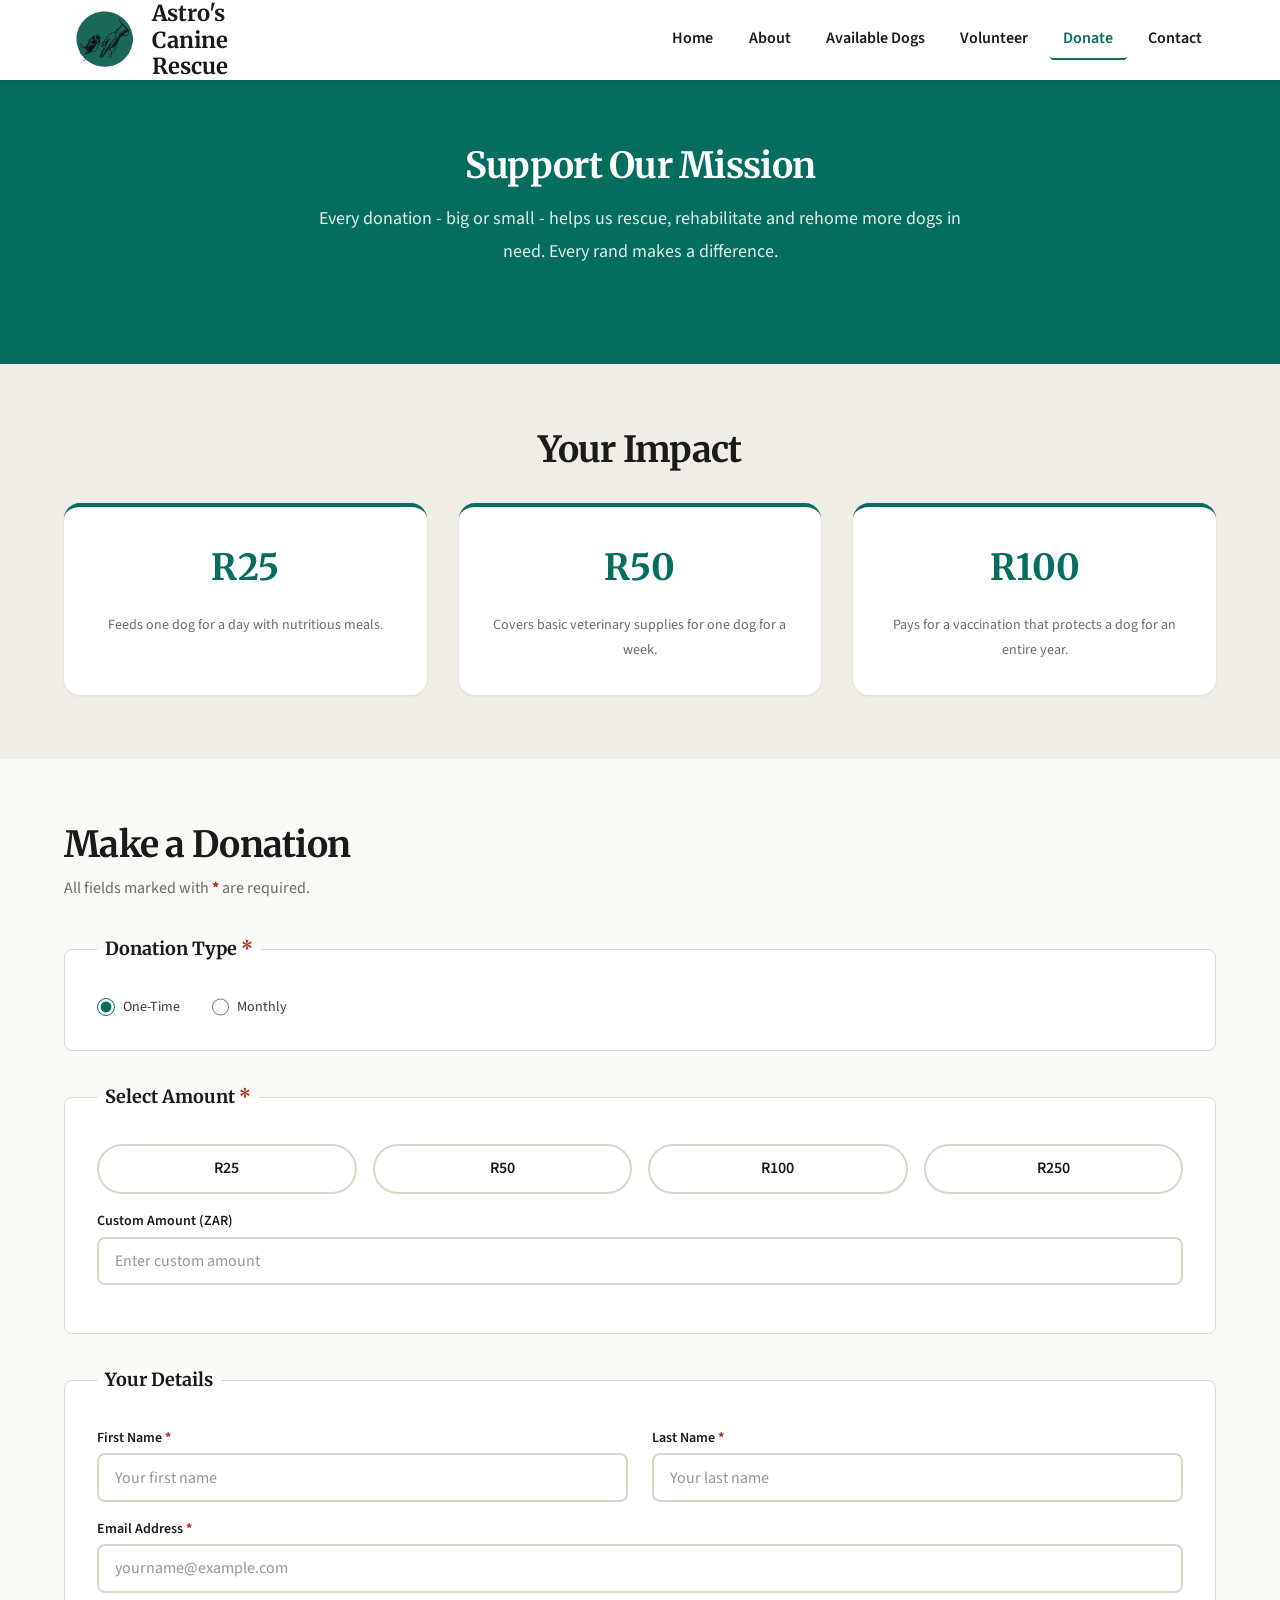
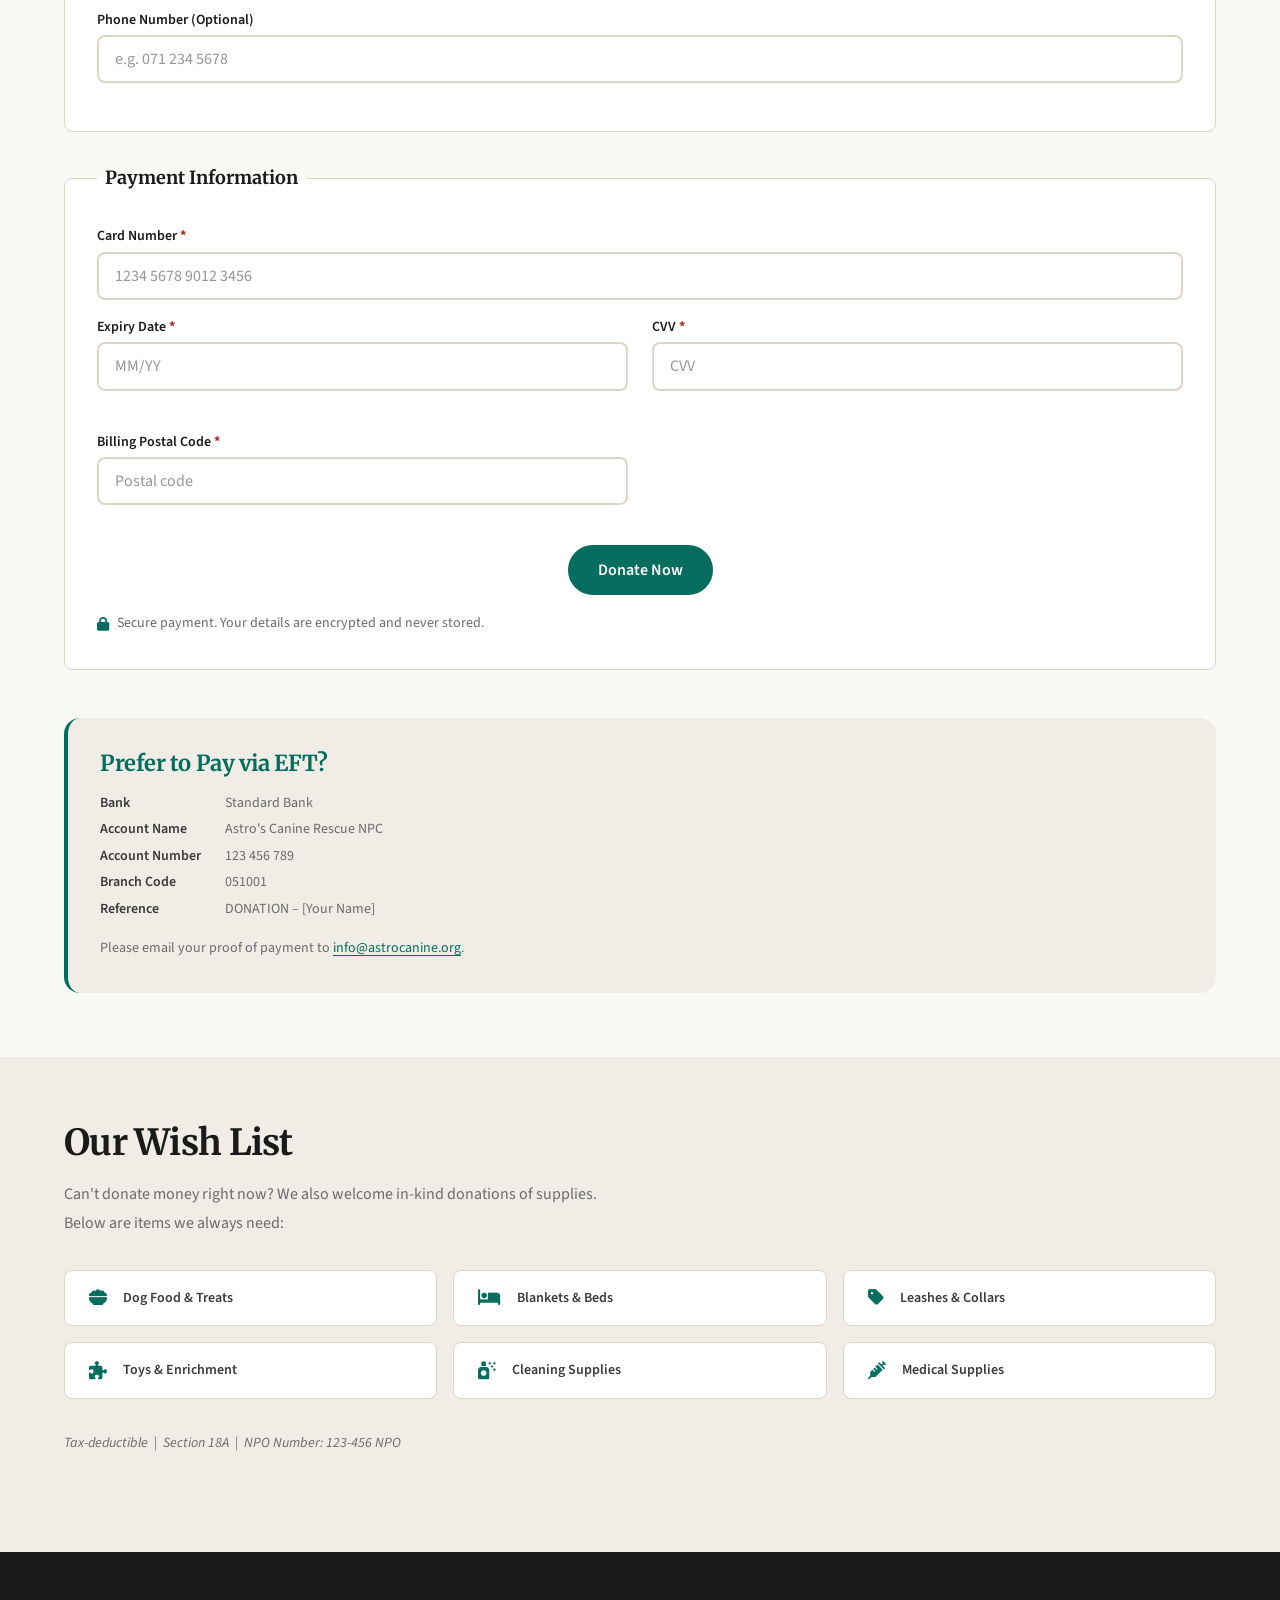
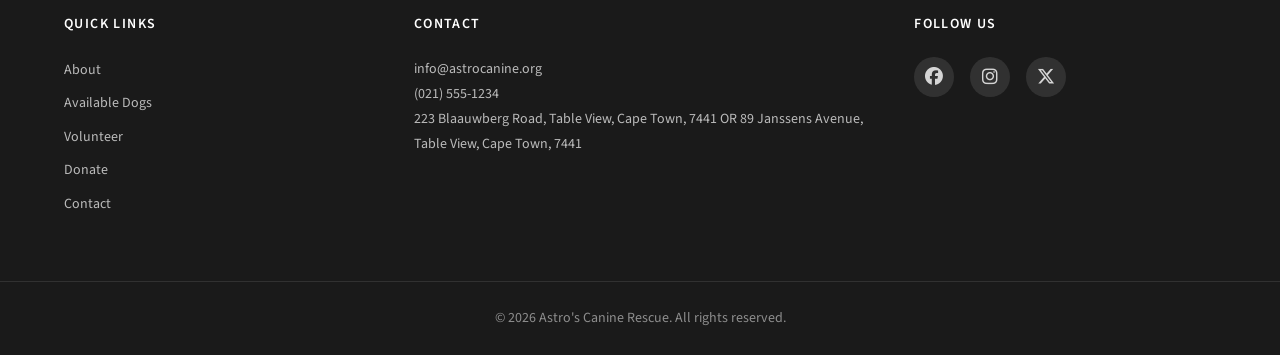
<file: donate.html>
<!DOCTYPE html>
<html lang="en">
  <head>
    <meta charset="UTF-8" />
    <meta name="viewport" content="width=device-width, initial-scale=1.0" />
    <meta name="description" content="Support Astro's Canine Rescue with a donation or in-kind contribution. Every rand helps save a life." />
    <meta name="keywords" content="donate dog rescue Cape Town, support animal welfare South Africa, NPO donation Table View, rescue dog shelter donate, dog shelter wish list Cape Town" />
    <title>Donate | Astro's Canine Rescue</title>
    <link rel="stylesheet" href="css/style.css" />
    <link rel="preconnect" href="https://fonts.googleapis.com" />
    <link rel="preconnect" href="https://fonts.gstatic.com" crossorigin />
    <link href="https://fonts.googleapis.com/css2?family=Merriweather:wght@400;700&family=Source+Sans+3:wght@400;600&display=swap" rel="stylesheet" />
    <link rel="stylesheet" href="https://cdnjs.cloudflare.com/ajax/libs/font-awesome/6.5.0/css/all.min.css" />
    <link rel="icon" href="data:image/svg+xml,<svg xmlns=%22http://www.w3.org/2000/svg%22 viewBox=%220 0 100 100%22><text y=%22.9em%22 font-size=%2290%22>🐾</text></svg>" />
  </head>
  <body>


    <!-- ===== Header and Nav ===== -->
    <header class="site-header">
      <div class="container header-inner">
        <a href="index.html" class="logo" aria-label="Astro's Canine Rescue – Home">
        <img src="images/logo.png" alt="Astro's Canine Rescue logo" width="120" height="100" />
        <span class="logo-name">Astro's Canine Rescue</span>
        </a>
        <button class="nav-toggle" aria-label="Toggle navigation menu" aria-expanded="false" aria-controls="main-nav">
          <span class="hamburger-bar"></span>
          <span class="hamburger-bar"></span>
          <span class="hamburger-bar"></span>
        </button>
        <nav class="main-nav" id="main-nav" aria-label="Main navigation">
          <ul>
            <li><a href="index.html">Home</a></li>
            <li><a href="about.html">About</a></li>
            <li><a href="services.html">Available Dogs</a></li>
            <li><a href="enquiry.html".html">Volunteer</a></li>
            <li><a href="donate.html" aria-current="page">Donate</a></li>
            <li><a href="contact.html">Contact</a></li>
          </ul>
        </nav>
      </div>
    </header>

    <!-- ===== Main Content ===== -->
    <main id="main-content">

      <!-- Page Hero -->
      <section class="page-hero" aria-labelledby="donate-hero-heading">
        <div class="container">
          <h1 id="donate-hero-heading">Support Our Mission</h1>
          <p class="hero-subtext">
            Every donation - big or small - helps us rescue, rehabilitate and rehome more
            dogs in need. Every rand makes a difference.
          </p>
        </div>
      </section>

      <!-- Your Impact -->
      <section class="impact-tiers" aria-labelledby="impact-tiers-heading">
        <div class="container">
          <h2 id="impact-tiers-heading">Your Impact</h2>
          <ul class="tiers-grid" role="list">

            <li class="tier-card">
              <span class="tier-amount">R25</span>
              <p>Feeds one dog for a day with nutritious meals.</p>
            </li>

            <li class="tier-card">
              <span class="tier-amount">R50</span>
              <p>Covers basic veterinary supplies for one dog for a week.</p>
            </li>

            <li class="tier-card">
              <span class="tier-amount">R100</span>
              <p>Pays for a vaccination that protects a dog for an entire year.</p>
            </li>

          </ul>
        </div>
      </section>

      <!-- Make a Donation Section -->
      <section class="donation-form-section" aria-labelledby="donation-form-heading">
        <div class="container">
          <h2 id="donation-form-heading">Make a Donation</h2>
          <p>All fields marked with <abbr title="required">*</abbr> are required.</p>

          <form id="donation-form" action="#" method="post" novalidate>

            <!-- Donation Type -->
            <fieldset>
              <legend>Donation Type <abbr title="required">*</abbr></legend>
              <div class="radio-row">
                <div class="form-check">
                  <input type="radio" id="type-once" name="donation-type" value="one-time" checked />
                  <label for="type-once">One-Time</label>
                </div>
                <div class="form-check">
                  <input type="radio" id="type-monthly" name="donation-type" value="monthly" />
                  <label for="type-monthly">Monthly</label>
                </div>
              </div>
            </fieldset>

            <!-- Select Amount -->
            <fieldset>
              <legend>Select Amount <abbr title="required">*</abbr></legend>
              <div class="amount-grid">
                <div class="form-check">
                  <input type="radio" id="amount-25" name="donation-amount" value="25" />
                  <label for="amount-25">R25</label>
                </div>
                <div class="form-check">
                  <input type="radio" id="amount-50" name="donation-amount" value="50" />
                  <label for="amount-50">R50</label>
                </div>
                <div class="form-check">
                  <input type="radio" id="amount-100" name="donation-amount" value="100" />
                  <label for="amount-100">R100</label>
                </div>
                <div class="form-check">
                  <input type="radio" id="amount-250" name="donation-amount" value="250" />
                  <label for="amount-250">R250</label>
                </div>
              </div>
              <div class="form-group">
                <label for="custom-amount">Custom Amount (ZAR)</label>
                <input
                  type="number"
                  id="custom-amount"
                  name="custom-amount"
                  placeholder="Enter custom amount"
                  min="10"
                  step="1"
                />
              </div>
            </fieldset>

            <!-- Donor Details -->
            <fieldset>
              <legend>Your Details</legend>

              <div class="form-row">
                <div class="form-group">
                  <label for="donor-first-name">First Name <abbr title="required">*</abbr></label>
                  <input
                    type="text"
                    id="donor-first-name"
                    name="first-name"
                    placeholder="Your first name"
                    required
                    autocomplete="given-name"
                  />
                </div>
                <div class="form-group">
                  <label for="donor-last-name">Last Name <abbr title="required">*</abbr></label>
                  <input
                    type="text"
                    id="donor-last-name"
                    name="last-name"
                    placeholder="Your last name"
                    required
                    autocomplete="family-name"
                  />
                </div>
              </div>

              <div class="form-group">
                <label for="donor-email">Email Address <abbr title="required">*</abbr></label>
                <input
                  type="email"
                  id="donor-email"
                  name="email"
                  placeholder="yourname@example.com"
                  required
                  autocomplete="email"
                />
              </div>

              <div class="form-group">
                <label for="donor-phone">Phone Number (Optional)</label>
                <input
                  type="tel"
                  id="donor-phone"
                  name="phone"
                  placeholder="e.g. 071 234 5678"
                  autocomplete="tel"
                  pattern="[0-9\s\+\-]{10,15}"
                />
              </div>

            </fieldset>

            <!-- Payment Information -->
            <fieldset>
              <legend>Payment Information</legend>

              <div class="form-group">
                <label for="card-number">Card Number <abbr title="required">*</abbr></label>
                <input
                  type="text"
                  id="card-number"
                  name="card-number"
                  placeholder="1234 5678 9012 3456"
                  required
                  maxlength="19"
                  autocomplete="cc-number"
                  inputmode="numeric"
                />
              </div>

              <div class="form-row">
                <div class="form-group">
                  <label for="card-expiry">Expiry Date <abbr title="required">*</abbr></label>
                  <input
                    type="text"
                    id="card-expiry"
                    name="card-expiry"
                    placeholder="MM/YY"
                    required
                    maxlength="5"
                    autocomplete="cc-exp"
                    inputmode="numeric"
                  />
                </div>
                <div class="form-group">
                  <label for="card-cvv">CVV <abbr title="required">*</abbr></label>
                  <input
                    type="text"
                    id="card-cvv"
                    name="card-cvv"
                    placeholder="CVV"
                    required
                    maxlength="4"
                    autocomplete="cc-csc"
                    inputmode="numeric"
                  />
                </div>
                <div class="form-group">
                  <label for="card-zip">Billing Postal Code <abbr title="required">*</abbr></label>
                  <input
                    type="text"
                    id="card-zip"
                    name="card-zip"
                    placeholder="Postal code"
                    required
                    maxlength="10"
                    autocomplete="postal-code"
                    inputmode="numeric"
                  />
                </div>
              </div>

              <div class="form-submit">
                <button type="submit" class="btn btn-primary">Donate Now</button>
              </div>

              <p class="secure-note">
                <i class="fa-solid fa-lock" aria-hidden="true"></i>
                Secure payment. Your details are encrypted and never stored.
              </p>

            </fieldset>

          </form>

          <!-- EFT Alternative -->
          <aside class="eft-details" aria-labelledby="eft-heading">
            <h3 id="eft-heading">Prefer to Pay via EFT?</h3>
            <dl>
              <dt>Bank</dt>
              <dd>Standard Bank</dd>
              <dt>Account Name</dt>
              <dd>Astro's Canine Rescue NPC</dd>
              <dt>Account Number</dt>
              <dd>123 456 789</dd>
              <dt>Branch Code</dt>
              <dd>051001</dd>
              <dt>Reference</dt>
              <dd>DONATION – [Your Name]</dd>
            </dl>
            <p>Please email your proof of payment to <a href="mailto:info@astrocanine.org">info@astrocanine.org</a>.</p>
          </aside>

        </div>
      </section>

      <!-- Wish List -->
      <section class="wishlist-section" aria-labelledby="wishlist-heading">
        <div class="container">
          <h2 id="wishlist-heading">Our Wish List</h2>
          <p>
            Can't donate money right now? We also welcome in-kind donations of supplies. <br/>
            Below are items we always need:
          </p>
          <ul class="wishlist-grid" role="list">
            <li>
              <i class="fa-solid fa-bowl-food" aria-hidden="true"></i>
              Dog Food &amp; Treats
            </li>
            <li>
              <i class="fa-solid fa-bed" aria-hidden="true"></i>
              Blankets &amp; Beds
            </li>
            <li>
              <i class="fa-solid fa-tag" aria-hidden="true"></i>
              Leashes &amp; Collars
            </li>
            <li>
              <i class="fa-solid fa-puzzle-piece" aria-hidden="true"></i>
              Toys &amp; Enrichment
            </li>
            <li>
              <i class="fa-solid fa-spray-can-sparkles" aria-hidden="true"></i>
              Cleaning Supplies
            </li>
            <li>
              <i class="fa-solid fa-syringe" aria-hidden="true"></i>
              Medical Supplies
            </li>
          </ul>
          <p class="tax-note">
            Tax-deductible &nbsp;|&nbsp; Section 18A &nbsp;|&nbsp; NPO Number: 123-456 NPO
          </p>
        </div>
      </section>

    </main>

    <!-- ===== Footer ===== -->
    <footer class="site-footer" aria-label="Site footer">
      <div class="container footer-inner">

        <nav class="footer-nav" aria-label="Footer quick links">
          <h3>Quick Links</h3>
          <ul>
            <li><a href="about.html">About</a></li>
            <li><a href="services.html">Available Dogs</a></li>
            <li><a href="enquiry.html">Volunteer</a></li>
            <li><a href="donate.html">Donate</a></li>
            <li><a href="contact.html">Contact</a></li>
          </ul>
        </nav>

        <address class="footer-contact">
          <h3>Contact</h3>
          <p>
            <a href="mailto:info@astrocanine.org">info@astrocanine.org</a><br />
            <a href="tel:+27215551234">(021) 555-1234</a><br />
            223 Blaauwberg Road, Table View, Cape Town, 7441 
            OR 89 Janssens Avenue, Table View, Cape Town, 7441
          </p>
        </address>

        <div class="footer-social">
          <h3>Follow Us</h3>
          <ul class="social-links" role="list">
            <li>
              <a href="#" aria-label="Facebook">
                <i class="fa-brands fa-facebook" aria-hidden="true"></i>
              </a>
            </li>
            <li>
              <a href="#" aria-label="Instagram">
                <i class="fa-brands fa-instagram" aria-hidden="true"></i>
              </a>
            </li>
            <li>
              <a href="#" aria-label="Twitter / X">
                <i class="fa-brands fa-x-twitter" aria-hidden="true"></i>
              </a>
            </li>
          </ul>
        </div>

      </div>
      <div class="footer-bottom">
        <p>&copy; 2026 Astro's Canine Rescue. All rights reserved.</p>
      </div>
    </footer>

    <script src="js/script.js"></script>
  </body>
</html>
</file>
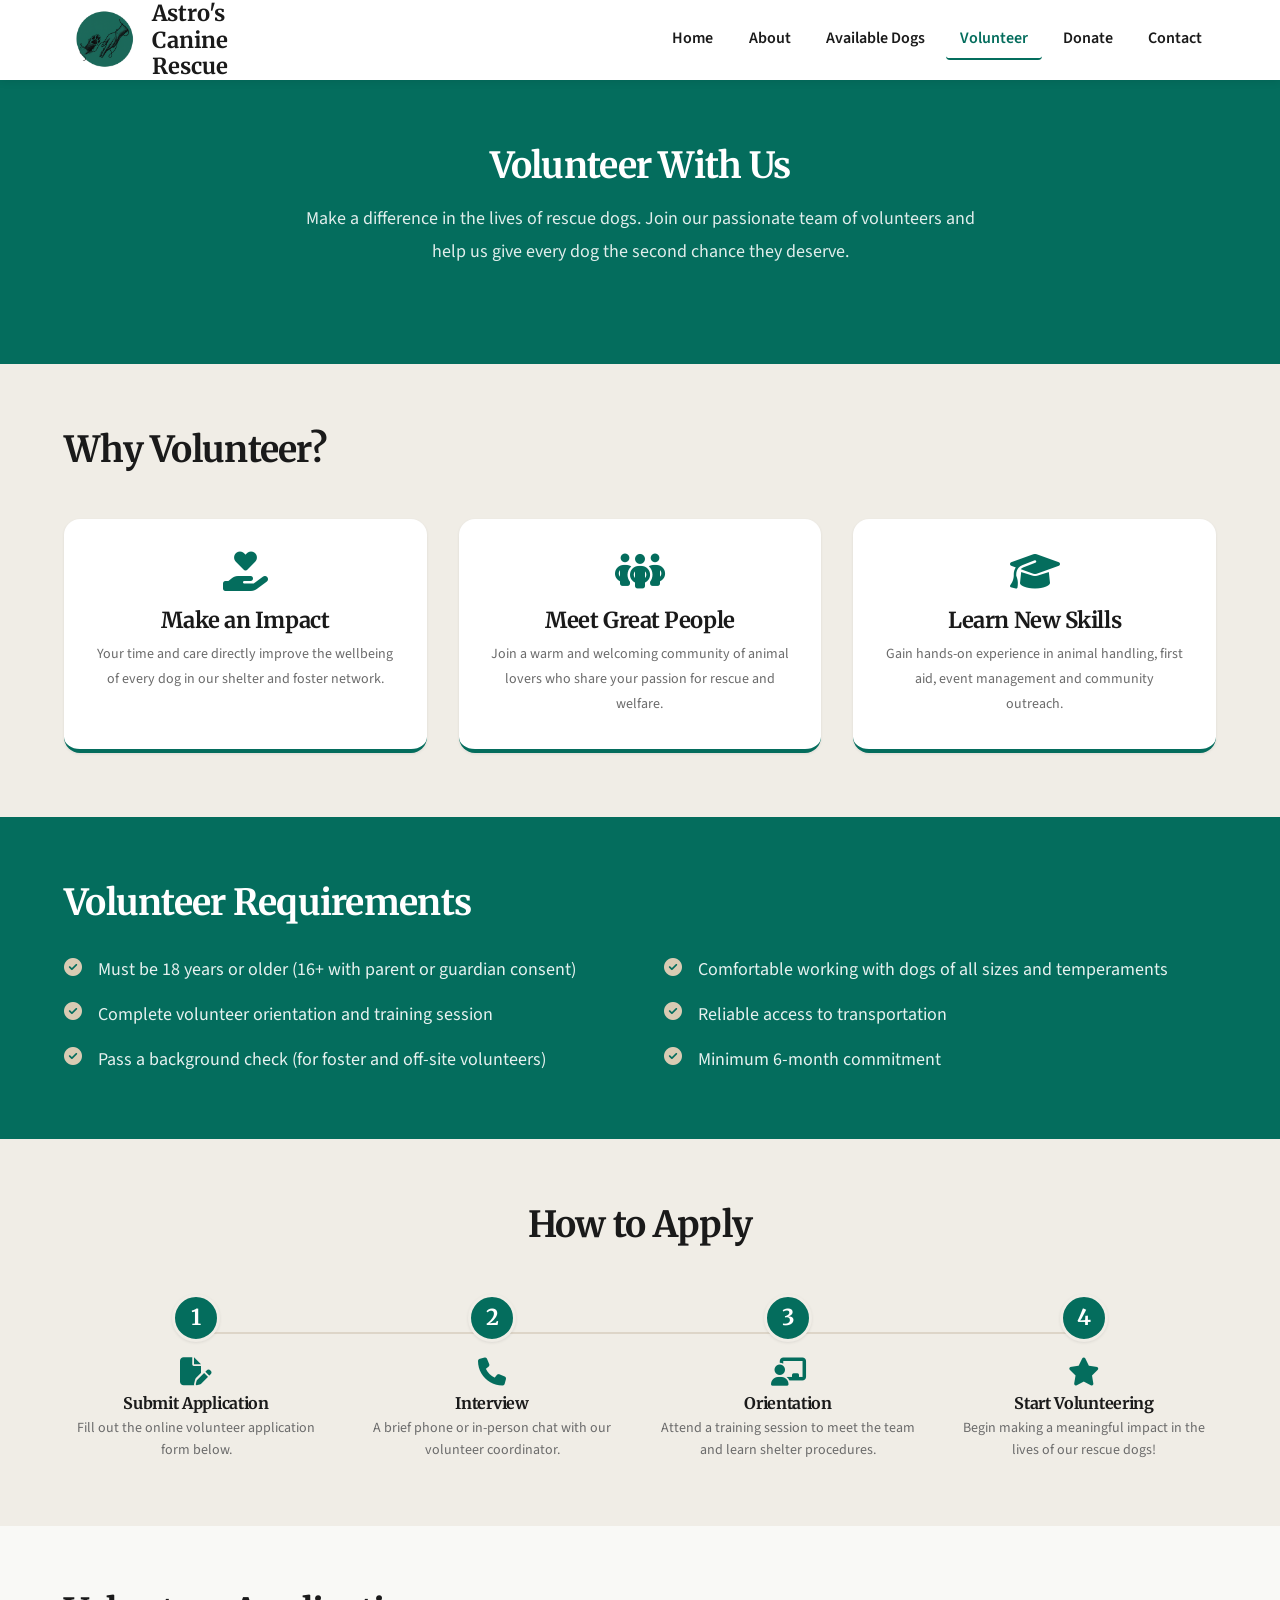
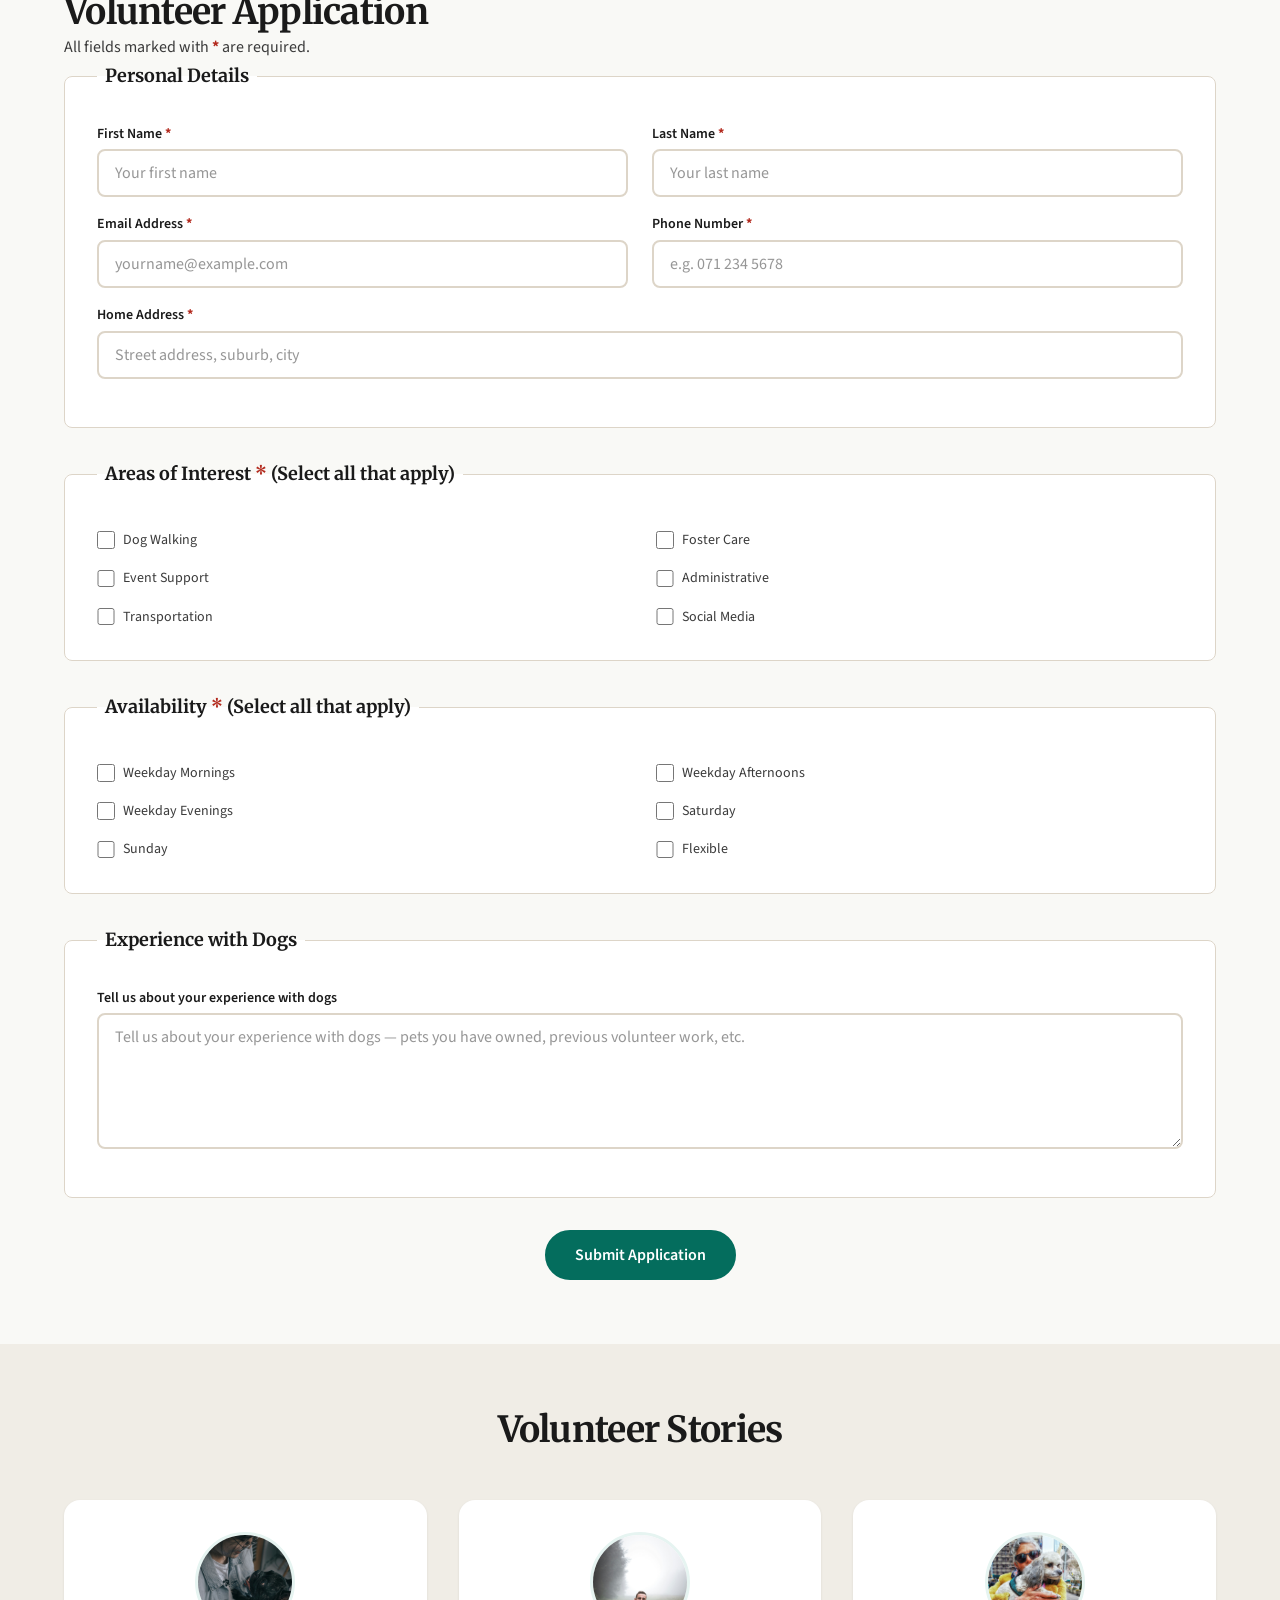
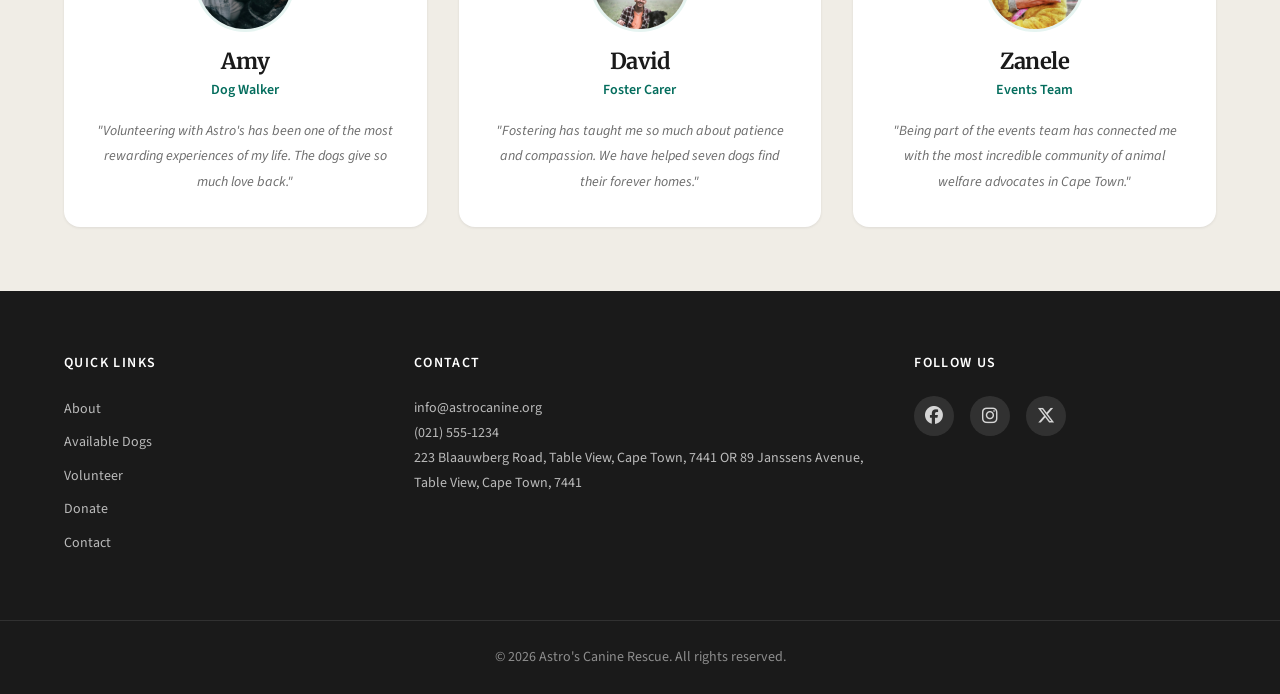
<file: enquiry.html>
<!DOCTYPE html>
<html lang="en">
  <head>
    <meta charset="UTF-8" />
    <meta name="viewport" content="width=device-width, initial-scale=1.0" />
    <meta name="description" content="Volunteer with Astro's Canine Rescue in Table View, Cape Town. Apply to help walk dogs, foster, or support events." />
    <meta name="keywords" content="volunteer dog rescue Cape Town, animal welfare volunteer Table View, dog shelter volunteer South Africa, NPO volunteer Cape Town, rescue dog volunteer application" />
    <title>Volunteer | Astro's Canine Rescue</title>
    <link rel="stylesheet" href="css/style.css" />
    <link rel="preconnect" href="https://fonts.googleapis.com" />
    <link rel="preconnect" href="https://fonts.gstatic.com" crossorigin />
    <link href="https://fonts.googleapis.com/css2?family=Merriweather:wght@400;700&family=Source+Sans+3:wght@400;600&display=swap" rel="stylesheet" />
    <link rel="stylesheet" href="https://cdnjs.cloudflare.com/ajax/libs/font-awesome/6.5.0/css/all.min.css" />
    <link rel="icon" href="data:image/svg+xml,<svg xmlns=%22http://www.w3.org/2000/svg%22 viewBox=%220 0 100 100%22><text y=%22.9em%22 font-size=%2290%22>🐾</text></svg>" />
  </head>
  <body>


    <!-- ===== Header and Nav ===== -->
    <header class="site-header">
      <div class="container header-inner">
       <a href="index.html" class="logo" aria-label="Astro's Canine Rescue – Home">
        <img src="images/logo.png" alt="Astro's Canine Rescue logo" width="120" height="100" />
        <span class="logo-name">Astro's Canine Rescue</span>
        </a>
        <button class="nav-toggle" aria-label="Toggle navigation menu" aria-expanded="false" aria-controls="main-nav">
          <span class="hamburger-bar"></span>
          <span class="hamburger-bar"></span>
          <span class="hamburger-bar"></span>
        </button>
        <nav class="main-nav" id="main-nav" aria-label="Main navigation">
          <ul>
            <li><a href="index.html">Home</a></li>
            <li><a href="about.html">About</a></li>
            <li><a href="services.html">Available Dogs</a></li>
            <li><a href="enquiry.html" aria-current="page">Volunteer</a></li>
            <li><a href="donate.html">Donate</a></li>
            <li><a href="contact.html">Contact</a></li>
          </ul>
        </nav>
      </div>
    </header>

    <!-- ===== Main Content ===== -->
    <main id="main-content">

      <!-- Page Hero -->
      <section class="page-hero" aria-labelledby="enquiry-hero-heading">
        <div class="container">
          <h1 id="enquiry-hero-heading">Volunteer With Us</h1>
          <p class="hero-subtext">
            Make a difference in the lives of rescue dogs. Join our passionate team of
            volunteers and help us give every dog the second chance they deserve.
          </p>
        </div>
      </section>

      <!-- Why Volunteer Section -->
      <section class="why-volunteer" aria-labelledby="why-heading">
        <div class="container">
          <h2 id="why-heading">Why Volunteer?</h2>
          <ul class="benefits-grid" role="list">

            <li class="benefit-card">
              <i class="fa-solid fa-hand-holding-heart" aria-hidden="true"></i>
              <h3>Make an Impact</h3>
              <p>
                Your time and care directly improve the wellbeing of every dog in our shelter
                and foster network.
              </p>
            </li>

            <li class="benefit-card">
              <i class="fa-solid fa-people-group" aria-hidden="true"></i>
              <h3>Meet Great People</h3>
              <p>
                Join a warm and welcoming community of animal lovers who share your passion
                for rescue and welfare.
              </p>
            </li>

            <li class="benefit-card">
              <i class="fa-solid fa-graduation-cap" aria-hidden="true"></i>
              <h3>Learn New Skills</h3>
              <p>
                Gain hands-on experience in animal handling, first aid, event management and
                community outreach.
              </p>
            </li>

          </ul>
        </div>
      </section>

      <!-- Volunteer Requirements -->
      <section class="requirements-section" aria-labelledby="requirements-heading">
        <div class="container">
          <h2 id="requirements-heading">Volunteer Requirements</h2>
          <ul class="requirements-list" role="list">
            <li>
              <i class="fa-solid fa-circle-check" aria-hidden="true"></i>
              Must be 18 years or older (16+ with parent or guardian consent)
            </li>
            <li>
              <i class="fa-solid fa-circle-check" aria-hidden="true"></i>
              Comfortable working with dogs of all sizes and temperaments
            </li>
            <li>
              <i class="fa-solid fa-circle-check" aria-hidden="true"></i>
              Complete volunteer orientation and training session
            </li>
            <li>
              <i class="fa-solid fa-circle-check" aria-hidden="true"></i>
              Reliable access to transportation
            </li>
            <li>
              <i class="fa-solid fa-circle-check" aria-hidden="true"></i>
              Pass a background check (for foster and off-site volunteers)
            </li>
            <li>
              <i class="fa-solid fa-circle-check" aria-hidden="true"></i>
              Minimum 6-month commitment
            </li>
          </ul>
        </div>
      </section>

      <!-- How to Apply Section -->
      <section class="how-to-apply" aria-labelledby="apply-heading">
        <div class="container">
          <h2 id="apply-heading">How to Apply</h2>
          <ol class="process-steps">
            <li class="process-step">
              <span class="step-number">1</span>
              <i class="fa-solid fa-file-pen" aria-hidden="true"></i>
              <h3>Submit Application</h3>
              <p>Fill out the online volunteer application form below.</p>
            </li>
            <li class="process-step">
              <span class="step-number">2</span>
              <i class="fa-solid fa-phone" aria-hidden="true"></i>
              <h3>Interview</h3>
              <p>A brief phone or in-person chat with our volunteer coordinator.</p>
            </li>
            <li class="process-step">
              <span class="step-number">3</span>
              <i class="fa-solid fa-chalkboard-user" aria-hidden="true"></i>
              <h3>Orientation</h3>
              <p>Attend a training session to meet the team and learn shelter procedures.</p>
            </li>
            <li class="process-step">
              <span class="step-number">4</span>
              <i class="fa-solid fa-star" aria-hidden="true"></i>
              <h3>Start Volunteering</h3>
              <p>Begin making a meaningful impact in the lives of our rescue dogs!</p>
            </li>
          </ol>
        </div>
      </section>

      <!-- Volunteer Application Section -->
      <section class="enquiry-form-section" aria-labelledby="form-heading">
        <div class="container">
          <h2 id="form-heading">Volunteer Application</h2>
          <p>All fields marked with <abbr title="required">*</abbr> are required.</p>

          <form id="enquiry-form" action="#" method="post" novalidate>
        
            <!-- Personal Details -->
            <fieldset>
              <legend>Personal Details</legend>

              <div class="form-row">
                <div class="form-group">
                  <label for="first-name">First Name <abbr title="required">*</abbr></label>
                  <input
                    type="text"
                    id="first-name"
                    name="first-name"
                    placeholder="Your first name"
                    required
                    autocomplete="given-name"
                  />
                </div>
                <div class="form-group">
                  <label for="last-name">Last Name <abbr title="required">*</abbr></label>
                  <input
                    type="text"
                    id="last-name"
                    name="last-name"
                    placeholder="Your last name"
                    required
                    autocomplete="family-name"
                  />
                </div>
              </div>

              <div class="form-row">
                <div class="form-group">
                  <label for="email">Email Address <abbr title="required">*</abbr></label>
                  <input
                    type="email"
                    id="email"
                    name="email"
                    placeholder="yourname@example.com"
                    required
                    autocomplete="email"
                  />
                </div>
                <div class="form-group">
                  <label for="phone">Phone Number <abbr title="required">*</abbr></label>
                  <input
                    type="tel"
                    id="phone"
                    name="phone"
                    placeholder="e.g. 071 234 5678"
                    required
                    autocomplete="tel"
                    pattern="[0-9\s\+\-]{10,15}"
                  />
                </div>
              </div>

              <div class="form-group">
                <label for="address">Home Address <abbr title="required">*</abbr></label>
                <input
                  type="text"
                  id="address"
                  name="address"
                  placeholder="Street address, suburb, city"
                  required
                  autocomplete="street-address"
                />
              </div>

            </fieldset>

            <!-- Areas of Interest -->
            <fieldset id="interests-fieldset">
              <legend>Areas of Interest <abbr title="required">*</abbr> (Select all that apply)</legend>

              <div class="checkbox-grid">
                <div class="form-check">
                  <input type="checkbox" id="interest-walking" name="interests" value="dog-walking" />
                  <label for="interest-walking">Dog Walking</label>
                </div>
                <div class="form-check">
                  <input type="checkbox" id="interest-foster" name="interests" value="foster-care" />
                  <label for="interest-foster">Foster Care</label>
                </div>
                <div class="form-check">
                  <input type="checkbox" id="interest-events" name="interests" value="event-support" />
                  <label for="interest-events">Event Support</label>
                </div>
                <div class="form-check">
                  <input type="checkbox" id="interest-admin" name="interests" value="administrative" />
                  <label for="interest-admin">Administrative</label>
                </div>
                <div class="form-check">
                  <input type="checkbox" id="interest-transport" name="interests" value="transportation" />
                  <label for="interest-transport">Transportation</label>
                </div>
                <div class="form-check">
                  <input type="checkbox" id="interest-social" name="interests" value="social-media" />
                  <label for="interest-social">Social Media</label>
                </div>
              </div>

            </fieldset>

            <!-- Availability -->
            <fieldset id="availability-fieldset">
              <legend>Availability <abbr title="required">*</abbr> (Select all that apply)</legend>

              <div class="checkbox-grid">
                <div class="form-check">
                  <input type="checkbox" id="avail-weekday-am" name="availability" value="weekday-mornings" />
                  <label for="avail-weekday-am">Weekday Mornings</label>
                </div>
                <div class="form-check">
                  <input type="checkbox" id="avail-weekday-pm" name="availability" value="weekday-afternoons" />
                  <label for="avail-weekday-pm">Weekday Afternoons</label>
                </div>
                <div class="form-check">
                  <input type="checkbox" id="avail-weekday-eve" name="availability" value="weekday-evenings" />
                  <label for="avail-weekday-eve">Weekday Evenings</label>
                </div>
                <div class="form-check">
                  <input type="checkbox" id="avail-saturday" name="availability" value="saturday" />
                  <label for="avail-saturday">Saturday</label>
                </div>
                <div class="form-check">
                  <input type="checkbox" id="avail-sunday" name="availability" value="sunday" />
                  <label for="avail-sunday">Sunday</label>
                </div>
                <div class="form-check">
                  <input type="checkbox" id="avail-flexible" name="availability" value="flexible" />
                  <label for="avail-flexible">Flexible</label>
                </div>
              </div>

            </fieldset>

            <!-- Experience with Dogs -->
            <fieldset>
              <legend>Experience with Dogs</legend>
              <div class="form-group">
                <label for="experience">Tell us about your experience with dogs</label>
                <textarea
                  id="experience"
                  name="experience"
                  rows="5"
                  placeholder="Tell us about your experience with dogs — pets you have owned, previous volunteer work, etc."
                ></textarea>
              </div>
            </fieldset>

            <div class="form-submit">
              <button type="submit" class="btn btn-primary">Submit Application</button>
            </div>

          </form>
        </div>
      </section>

      <!-- Volunteer Stories -->
      <section class="volunteer-stories" aria-labelledby="stories-heading">
        <div class="container">
          <h2 id="stories-heading">Volunteer Stories</h2>
          <ul class="stories-grid" role="list">
            <li class="story-card">
              <img src="images/volunteers/thamara-maura-wA-6Tsv2_Fc-unsplash.jpg"
                    srcset="images/volunteers/thamara-maura-wA-6Tsv2_Fc-unsplash.jpg 800w,
                            images/volunteers/thamara-maura-wA-6Tsv2_Fc-unsplash.jpg 400w"
                    sizes="(max-width: 600px) 100vw, (max-width: 900px) 50vw, 33vw" alt="Amy, Dog Walker volunteer" width="150" height="200" />
              <h3>Amy</h3>
              <p class="story-role">Dog Walker</p>
              <blockquote>
                <p>
                  "Volunteering with Astro's has been one of the most rewarding experiences
                  of my life. The dogs give so much love back."
                </p>
              </blockquote>
            </li>
              
            <li class="story-card">
              <img src="images/volunteers/tadeusz-lakota-tk5LWGNiWVs-unsplash.jpg" 
                  srcset="images/volunteers/tadeusz-lakota-tk5LWGNiWVs-unsplash.jpg 800w,
                          images/volunteers/tadeusz-lakota-tk5LWGNiWVs-unsplash.jpg 400w"
                    sizes="(max-width: 600px) 100vw, (max-width: 900px) 50vw, 33vw" alt="David, Foster Carer volunteer" width="150" height="200" />
              <h3>David</h3>
              <p class="story-role">Foster Carer</p>
              <blockquote>
                <p>
                  "Fostering has taught me so much about patience and compassion. We have
                  helped seven dogs find their forever homes."
                </p>
              </blockquote>
            </li>
            <li class="story-card">
              <img src="images/volunteers/james-mcdermott-_fuZknh-yFg-unsplash.jpg"
                    srcset="images/volunteers/james-mcdermott-_fuZknh-yFg-unsplash.jpg 800w,
                          images/volunteers/james-mcdermott-_fuZknh-yFg-unsplash.jpg 400w"
                    sizes="(max-width: 600px) 100vw, (max-width: 900px) 50vw, 33vw"
                    alt="Zanele, Events Team volunteer" width="150" height="200" />
              <h3>Zanele</h3>
              <p class="story-role">Events Team</p>
              <blockquote>
                <p>
                  "Being part of the events team has connected me with the most incredible
                  community of animal welfare advocates in Cape Town."
                </p>
              </blockquote>
            </li>

          </ul>
        </div>
      </section>

    </main>

    <!-- ===== Footer ===== -->
    <footer class="site-footer" aria-label="Site footer">
      <div class="container footer-inner">

        <nav class="footer-nav" aria-label="Footer quick links">
          <h3>Quick Links</h3>
          <ul>
            <li><a href="about.html">About</a></li>
            <li><a href="services.html">Available Dogs</a></li>
            <li><a href="enquiry.html">Volunteer</a></li>
            <li><a href="donate.html">Donate</a></li>
            <li><a href="contact.html">Contact</a></li>
          </ul>
        </nav>

        <address class="footer-contact">
          <h3>Contact</h3>
          <p>
            <a href="mailto:info@astrocanine.org">info@astrocanine.org</a><br />
            <a href="tel:+27215551234">(021) 555-1234</a><br />
             223 Blaauwberg Road, Table View, Cape Town, 7441 
            OR 89 Janssens Avenue, Table View, Cape Town, 7441
          </p>
        </address>

        <div class="footer-social">
          <h3>Follow Us</h3>
          <ul class="social-links" role="list">
            <li>
              <a href="#" aria-label="Facebook">
                <i class="fa-brands fa-facebook" aria-hidden="true"></i>
              </a>
            </li>
            <li>
              <a href="#" aria-label="Instagram">
                <i class="fa-brands fa-instagram" aria-hidden="true"></i>
              </a>
            </li>
            <li>
              <a href="#" aria-label="Twitter / X">
                <i class="fa-brands fa-x-twitter" aria-hidden="true"></i>
              </a>
            </li>
          </ul>
        </div>

      </div>
      <div class="footer-bottom">
        <p>&copy; 2026 Astro's Canine Rescue. All rights reserved.</p>
      </div>
    </footer>

    <script src="js/script.js"></script>
  </body>
</html>
</file>
<file: css/style.css>
:root {
  /* Brand Colours */
  --colour-primary:        #046D5D;   /* Emerald green — main brand colour */
  --colour-primary-dark:   #035248;   /* Darker green for hover/active states */
  --colour-primary-light:  #e6f4f1;   /* Very light green for subtle tints */
  --colour-accent:         #D9CBB3;   /* Soft sand — secondary accent */
  --colour-accent-dark:    #c4b49a;   /* Darker sand for borders/hover */

  /* Neutrals */
  --colour-bg:             #F9F9F6;   /* Warm ivory — page background */
  --colour-bg-alt:         #f0ede6;   /* Slightly darker ivory for sections */
  --colour-white:          #ffffff;
  --colour-dark:           #1a1a1a;   /* Near-black for headings */
  --colour-text:           #3b3b3b;   /* Body text */
  --colour-text-muted:     #6b6b6b;   /* Secondary / helper text */
  --colour-border:         #ddd5c8;   /* Form borders / dividers */

  /* Semantic Colours */
  --colour-danger:         #b32a1e;   /* Emergency / error red */
  --colour-danger-dark:    #8c1f15;
  --colour-success:        #046D5D;

  /* Typography */
  --font-heading:  'Merriweather', Georgia, serif;
  --font-body:     'Source Sans 3', 'Segoe UI', Arial, sans-serif;

  /* Font Sizes — fluid scale using rem */
  --fs-xs:   0.75rem;    /* 12px */
  --fs-sm:   0.875rem;   /* 14px */
  --fs-base: 1rem;       /* 16px */
  --fs-md:   1.125rem;   /* 18px */
  --fs-lg:   1.375rem;   /* 22px */
  --fs-xl:   1.75rem;    /* 28px */
  --fs-2xl:  2.25rem;    /* 36px */
  --fs-3xl:  3rem;       /* 48px */

  /* Font Weights */
  --fw-regular: 400;
  --fw-semibold: 600;
  --fw-bold: 700;

  /* Line Heights */
  --lh-tight:  1.2;
  --lh-normal: 1.6;
  --lh-loose:  1.8;

  /* Spacing */
  --space-xs:   0.25rem;
  --space-sm:   0.5rem;
  --space-md:   1rem;
  --space-lg:   1.5rem;
  --space-xl:   2rem;
  --space-2xl:  3rem;
  --space-3xl:  4rem;
  --space-4xl:  6rem;

  /* Layout */
  --container-max:  1200px;
  --container-pad:  1.5rem;

  /* Borders and Radius */
  --radius-sm:  4px;
  --radius-md:  8px;
  --radius-lg:  16px;
  --radius-full: 999px;
  --border-width: 2px;

  /* Shadows */
  --shadow-sm:  0 1px 3px rgba(0,0,0,0.08);
  --shadow-md:  0 4px 12px rgba(0,0,0,0.10);
  --shadow-lg:  0 8px 24px rgba(0,0,0,0.12);

  /* Transitions */
  --transition-fast:   150ms ease;
  --transition-base:   250ms ease;
  --transition-slow:   400ms ease;

  /* Header Height (used for sticky offset) */
  --header-height: 80px;
}


/* Reset html */
*,
*::before,
*::after {
  box-sizing: border-box;
  margin: 0;
  padding: 0;
}

html {
  scroll-behavior: smooth;
  font-size: 100%;         /* 1rem = 16px */
  -webkit-text-size-adjust: 100%;
}

body {
  font-family: var(--font-body);
  font-size: var(--fs-base);
  font-weight: var(--fw-regular);
  line-height: var(--lh-normal);
  color: var(--colour-text);
  background-color: var(--colour-bg);
  min-height: 100vh;
  display: flex;
  flex-direction: column;
}

/* Pass flex growth to main so footer stays at bottom */
main {
  flex: 1;
}

img,
picture,
video {
  display: block;
  max-width: 100%;
  height: auto;
}
/* Exclude Leaflet's own tile/marker images from the global img reset */
.leaflet-container img {
  max-width: none;
  height: auto;
}

a {
  color: var(--colour-primary);
  text-decoration: underline;
  text-decoration-thickness: 1px;
  text-underline-offset: 3px;
  transition: color var(--transition-fast);
}

ul,
ol {
  list-style: none;
}

button {
  cursor: pointer;
  font-family: inherit;
  border: none;
  background: none;
}

input,
textarea,
select {
  font-family: inherit;
  font-size: inherit;
}

fieldset {
  border: none;
}

abbr[title] {
  text-decoration: none;
  color: var(--colour-danger);
  font-weight: var(--fw-bold);
}

/* === Font Style Setting === */


h1, h2, h3, h4, h5, h6 {
  font-family: var(--font-heading);
  font-weight: var(--fw-bold);
  line-height: var(--lh-tight);
  color: var(--colour-dark);
  letter-spacing: -0.02em;
}

h1 { 
  font-size: var(--fs-3xl); 
}
h2 { 
  font-size: var(--fs-2xl); 
}
h3 { 
  font-size: var(--fs-lg); 
}
h4 { 
  font-size: var(--fs-md); 
}

p {
  font-size: var(--fs-base);
  line-height: var(--lh-loose);
  color: var(--colour-text);
}

strong {
  font-weight: var(--fw-semibold);
  color: var(--colour-dark);
}

blockquote {
  border-left: 4px solid var(--colour-primary);
  padding-left: var(--space-lg);
  font-style: italic;
  color: var(--colour-text-muted);
}

blockquote p {
  font-size: var(--fs-md);
  line-height: var(--lh-loose);
}

/* Utility: visually hidden but accessible to screen readers */
.visually-hidden {
  position: absolute;
  width: 1px;
  height: 1px;
  padding: 0;
  margin: -1px;
  overflow: hidden;
  clip: rect(0, 0, 0, 0);
  white-space: nowrap;
  border: 0;
}

/* Layout Set Up for Pages */

/* Centred, max-width container */
.container {
  width: 100%;
  max-width: var(--container-max);
  margin-inline: auto;
  padding-inline: var(--container-pad);
}

/* Two-column utility (used on About page) */
.two-col {
  display: grid;
  grid-template-columns: 1fr 1fr;
  gap: var(--space-2xl);
  align-items: start;
}

/* Section spacing defaults */
section {
  padding-block: var(--space-3xl);
}

.section-subtext {
  font-size: var(--fs-md);
  color: var(--colour-text-muted);
  margin-top: var(--space-sm);
  margin-bottom: var(--space-xl);
}

.section-cta {
  margin-top: var(--space-2xl);
  text-align: center;
}


/* Buttons Properties */

.btn {
  display: inline-flex;
  align-items: center;
  gap: var(--space-sm);
  padding: 0.75rem 1.75rem;
  border-radius: var(--radius-full);
  font-family: var(--font-body);
  font-size: var(--fs-base);
  font-weight: var(--fw-semibold);
  text-decoration: none;
  border: var(--border-width) solid transparent;
  transition: background-color var(--transition-base),
              color var(--transition-base),
              border-color var(--transition-base),
              box-shadow var(--transition-base),
              transform var(--transition-fast);
  cursor: pointer;
  white-space: nowrap;
}

/* Primary button: filled green */
.btn-primary {
  background-color: var(--colour-primary);
  color: var(--colour-white);
  border-color: var(--colour-primary);
}

.btn-primary:hover {
  background-color: var(--colour-primary-dark);
  border-color: var(--colour-primary-dark);
  color: var(--colour-white);
  box-shadow: var(--shadow-md);
  transform: translateY(-2px);
}

.btn-primary:active {
  transform: translateY(0);
  box-shadow: none;
}

.btn-primary:focus-visible {
  outline: 3px solid var(--colour-primary);
  outline-offset: 4px;
}

/* Secondary button: filled sand */
.btn-secondary {
  background-color: var(--colour-accent);
  color: var(--colour-dark);
  border-color: var(--colour-accent);
}

.btn-secondary:hover {
  background-color: var(--colour-accent-dark);
  border-color: var(--colour-accent-dark);
  color: var(--colour-dark);
  box-shadow: var(--shadow-md);
  transform: translateY(-2px);
}

.btn-secondary:active {
  transform: translateY(0);
}

.btn-secondary:focus-visible {
  outline: 3px solid var(--colour-accent-dark);
  outline-offset: 4px;
}

/* Outline button: green border + transparent fill */
.btn-outline {
  background-color: transparent;
  color: var(--colour-primary);
  border-color: var(--colour-primary);
}

.btn-outline:hover {
  background-color: var(--colour-primary);
  color: var(--colour-white);
  box-shadow: var(--shadow-sm);
  transform: translateY(-2px);
}

.btn-outline:active {
  transform: translateY(0);
}

.btn-outline:focus-visible {
  outline: 3px solid var(--colour-primary);
  outline-offset: 4px;
}

/* Danger button: red (used for emergency) */
.btn-danger {
  background-color: var(--colour-danger);
  color: var(--colour-white);
  border-color: var(--colour-danger);
  font-size: var(--fs-lg);
  padding: 1rem 2.25rem;
}

.btn-danger:hover {
  background-color: var(--colour-danger-dark);
  border-color: var(--colour-danger-dark);
  color: var(--colour-white);
  box-shadow: var(--shadow-md);
  transform: translateY(-2px);
}

.btn-danger:active {
  transform: translateY(0);
}

.btn-danger:focus-visible {
  outline: 3px solid var(--colour-danger);
  outline-offset: 4px;
}

/* Headers + Navigation */

.site-header {
  position: sticky;             /* Sticky nav: stays at top while scrolling */
  top: 0;
  z-index: 100;
  background-color: var(--colour-white);
  box-shadow: 0 2px 8px rgba(0,0,0,0.08);
  height: var(--header-height);
}

.header-inner {
  display: flex;
  align-items: center;
  justify-content: space-between;
  height: 100%;
  gap: var(--space-lg);
}

/* Logo image inside the anchor */
.logo {
  display: flex;
  align-items: center;
  gap: var(--space-sm);
  text-decoration: none;
}

.logo img {
  height: 80px;
  width: auto;
  display: block;
  transition: opacity var(--transition-fast);
}

.logo:hover img {
  opacity: 0.85;
}

.logo:focus-visible {
  outline: 3px solid var(--colour-primary);
  outline-offset: 4px;
  border-radius: var(--radius-sm);
}

.logo-name {
  font-family: var(--font-heading);
  font-size: var(--fs-lg);
  font-weight: var(--fw-bold);
  color: var(--colour-dark);
  line-height: var(--lh-tight);
  max-width: 120px;
}


/* Navigation list */
.main-nav ul {
  display: flex;
  align-items: center;
  gap: var(--space-sm);
  flex-wrap: wrap;
}

.main-nav a {
  display: inline-block;
  padding: 0.4rem 0.85rem;
  font-size: var(--fs-base);
  font-weight: var(--fw-semibold);
  color: var(--colour-dark);
  text-decoration: none;
  border-radius: var(--radius-sm);
  border-bottom: 2px solid transparent;
  transition: color var(--transition-fast),
              border-color var(--transition-fast),
              background-color var(--transition-fast);
}

.main-nav a:hover {
  color: var(--colour-primary);
  border-bottom-color: var(--colour-primary);
}

.main-nav a:focus-visible {
  outline: 3px solid var(--colour-primary);
  outline-offset: 4px;
  border-radius: var(--radius-sm);
}

/* Highlighted current page link - changes when you click on a different page*/
.main-nav a[aria-current="page"] {
  color: var(--colour-primary);
  border-bottom-color: var(--colour-primary);
}




/* --- Homepage hero (full-bleed image of Astro) --- */
.hero {
  position: relative;
  min-height: 520px;
  display: flex;
  padding-top: var(--space-2xl);
  align-items: flex-start;
  overflow: hidden;
  background-color: var(--colour-dark);
}

.hero-image {
  position: absolute;
  inset: 0;
  z-index: 0;
}

.hero-image img {
  width: 100%;
  height: 100%;
  object-fit: cover;
  object-position: center;
  display: block;
  opacity: 0.55;               /* Overlay effect via opacity on image */
}

.hero-content {
  position: relative;
  z-index: 1;
  color: var(--colour-white);
  padding-block: var(--space-2xl) var(--space-4xl);
  max-width: 680px;
  display: flex;
  flex-direction: column;
  gap: var(--space-2xl);
}

.hero-content h1 {
  font-size: var(--fs-3xl);
  color: var(--colour-white);
  letter-spacing: -0.03em;
  margin-bottom: var(--space-lg);
  text-shadow: 0 2px 8px rgba(0,0,0,0.4);
  text-align: center;
}

.hero-subtext {
  font-size: var(--fs-md);
  line-height: var(--lh-loose);
  color: rgba(255,255,255,0.92);
  margin-bottom: var(--space-xl);
}

.hero-actions {
  display: flex;
  gap: var(--space-md);
  flex-wrap: wrap;
  justify-content: center;
}

/* --- Inner page hero (colour band) --- */
.page-hero {
  background-color: var(--colour-primary);
  color: var(--colour-white);
  padding-block: var(--space-3xl);
  text-align: center;
}

.page-hero h1 {
  color: var(--colour-white);
  font-size: var(--fs-2xl);
  margin-bottom: var(--space-md);
}

.page-hero .hero-subtext {
  color: rgba(255,255,255,0.88);
  max-width: 680px;
  margin-inline: auto;
}


/* Dog card grid */


.dog-grid {
  display: grid;
  grid-template-columns: repeat(3, 1fr);
  gap: var(--space-xl);
  margin-top: var(--space-xl);
}

.dog-card {
  background-color: var(--colour-white);
  border-radius: var(--radius-lg);
  overflow: hidden;
  box-shadow: var(--shadow-sm);
  border: 1px solid var(--colour-border);
  display: flex;
  flex-direction: column;
  transition: box-shadow var(--transition-base), transform var(--transition-base);
}

.dog-card:hover {
  box-shadow: var(--shadow-lg);
  transform: translateY(-4px);
}

.dog-card img {
  width: 100%;
  height: 400px;
  object-fit: cover;
  object-position: center;
  display: block;
  transition: transform var(--transition-slow);
}

.dog-card:hover img {
  transform: scale(1.04);
}

.dog-card-body {
  padding: var(--space-lg);
  display: flex;
  flex-direction: column;
  flex: 1;
  gap: var(--space-sm);
}

.dog-card-body h3 {
  font-size: var(--fs-lg);
  margin-bottom: var(--space-xs);
}

.dog-card-body p {
  font-size: var(--fs-sm);
  color: var(--colour-text-muted);
  line-height: var(--lh-normal);
}

.dog-card-actions {
  display: flex;
  align-items: center;
  gap: var(--space-sm);
  margin-top: auto;
  padding-top: var(--space-md);
}

.dog-card-body .btn {
  margin-top: auto;
}


/* Favourite (heart) button on dog cards */
.btn-favourite {
  display: inline-flex;
  align-items: center;
  justify-content: center;
  width: 2.5rem;
  height: 2.5rem;
  border-radius: var(--radius-full);
  border: var(--border-width) solid var(--colour-border);
  color: var(--colour-text-muted);
  background: transparent;
  font-size: var(--fs-md);
  transition: color var(--transition-fast),
              border-color var(--transition-fast),
              background-color var(--transition-fast);
}

.btn-favourite:hover {
  color: var(--colour-danger);
  border-color: var(--colour-danger);
  background-color: rgba(179,42,30,0.06);
}

.btn-favourite:focus-visible {
  outline: 3px solid var(--colour-danger);
  outline-offset: 3px;
}

.btn-favourite.is-favourited {
  color: var(--colour-danger);
  border-color: var(--colour-danger);
  background-color: rgba(179,42,30,0.06);
}

/* Homepage Section Below */

/* --- Featured Dogs --- */
.featured-dogs {
  background-color: var(--colour-bg);
}

.featured-dogs h2 {
  font-size: var(--fs-2xl);
  margin-bottom: var(--space-sm);
}

/* --- Mission Section --- */
.mission-section {
  background-color: var(--colour-primary-light);
  text-align: center;
}

.mission-section h2 {
  font-size: var(--fs-2xl);
  margin-bottom: var(--space-lg);
}

.mission-section p {
  font-size: var(--fs-md);
  max-width: 700px;
  margin-inline: auto;
  margin-bottom: var(--space-xl);
  line-height: var(--lh-loose);
  text-align: justify;
}

/* --- Stats / Impact Numbers --- */
.stats-section {
  background-color: var(--colour-primary);
  padding-block: var(--space-2xl);
}

.stats-grid {
  display: grid;
  grid-template-columns: repeat(3, 1fr);
  gap: var(--space-xl);
  text-align: center;
}

.stat-item {
  display: flex;
  flex-direction: column;
  align-items: center;
  gap: var(--space-xs);
}

.stat-number {
  font-family: var(--font-heading);
  font-size: var(--fs-3xl);
  font-weight: var(--fw-bold);
  color: var(--colour-white);
  line-height: 1;
}

.stat-label {
  font-size: var(--fs-base);
  font-weight: var(--fw-semibold);
  color: rgba(255,255,255,0.80);
  letter-spacing: 0.05em;
  text-transform: uppercase;
}

/* --- CTA Section --- */
.cta-section {
  background-color: var(--colour-accent);
  text-align: center;
}

.cta-section h2 {
  font-size: var(--fs-2xl);
  margin-bottom: var(--space-md);
}

.cta-section p {
  font-size: var(--fs-md);
  max-width: 640px;
  margin-inline: auto;
  margin-bottom: var(--space-xl);
  line-height: var(--lh-loose);
}

.cta-actions {
  display: flex;
  gap: var(--space-md);
  justify-content: center;
  flex-wrap: wrap;
}

/* About Us Page Section  */

/* --- Mission and Vision --- */
.mission-vision {
  background-color: var(--colour-bg-alt);
}

.mission-vision h2 {
  font-size: var(--fs-xl);
  margin-bottom: var(--space-md);
  color: var(--colour-primary);
}

.mission-vision p {
  font-size: var(--fs-md);
  line-height: var(--lh-loose);
}

/* --- Our Story --- */
.our-story {
  background-color: var(--colour-bg);
}

.our-story h2 {
  margin-bottom: var(--space-xl);
}

.story-layout {
  display: grid;
  grid-template-columns: 1fr 1.4fr;
  gap: var(--space-2xl);
  align-items: start;
}

.story-image img {
  width: 100%;
  height: 300px;
  object-fit: cover;
  border-radius: var(--radius-lg);
  box-shadow: var(--shadow-md);
}

.story-image figcaption {
  font-size: var(--fs-sm);
  color: var(--colour-text-muted);
  margin-top: var(--space-sm);
  font-style: italic;
}

.story-text p {
  margin-bottom: var(--space-md);
  font-size: var(--fs-md);
  line-height: var(--lh-loose);
  text-align: justify;
}

/* --- Team --- */
.team-section {
  background-color: var(--colour-bg-alt);
}

.team-section h2 {
  margin-bottom: var(--space-2xl);
}

.team-grid {
  display: grid;
  grid-template-columns: repeat(4, 1fr);
  gap: var(--space-xl);
}

.team-card {
  text-align: center;
  background-color: var(--colour-white);
  border-radius: var(--radius-lg);
  padding: var(--space-lg);
  box-shadow: var(--shadow-sm);
  transition: box-shadow var(--transition-base), transform var(--transition-base);
}

.team-card:hover {
  box-shadow: var(--shadow-md);
  transform: translateY(-3px);
}

.team-card img {
  width: 100%;
  height: 280px;
  object-fit: cover;
  object-position: top;
  border-radius: var(--radius-md);
  margin-bottom: var(--space-md);
}

.team-card h3 {
  font-size: var(--fs-base);
  margin-bottom: var(--space-xs);
}

.team-role {
  font-size: var(--fs-sm);
  color: var(--colour-primary);
  font-weight: var(--fw-semibold);
}

/* --- Values --- */
.values-section {
  background-color: var(--colour-primary);
}

.values-section h2 {
  color: var(--colour-white);
  text-align: center;
  margin-bottom: var(--space-2xl);
}

.values-grid {
  display: grid;
  grid-template-columns: repeat(3, 1fr);
  gap: var(--space-xl);
}

.value-card {
  background-color: rgba(255,255,255,0.10);
  border: 1px solid rgba(255,255,255,0.20);
  border-radius: var(--radius-lg);
  padding: var(--space-xl);
  text-align: center;
  transition: background-color var(--transition-base);
}

.value-card:hover {
  background-color: rgba(255,255,255,0.18);
}

.value-card i {
  font-size: 2.5rem;
  color: var(--colour-accent);
  margin-bottom: var(--space-md);
  display: block;
}

.value-card h3 {
  color: var(--colour-white);
  margin-bottom: var(--space-sm);
}

.value-card p {
  color: rgba(255,255,255,0.82);
  font-size: var(--fs-sm);
}

/* --- Impact --- */
.impact-section {
  background-color: var(--colour-bg-alt);
  text-align: center;
}

.impact-section h2 {
  margin-bottom: var(--space-2xl);
}

.impact-grid {
  display: grid;
  grid-template-columns: repeat(4, 1fr);
  gap: var(--space-xl);
}

.impact-item {
  display: flex;
  flex-direction: column;
  align-items: center;
  gap: var(--space-xs);
}

.impact-number {
  font-family: var(--font-heading);
  font-size: var(--fs-3xl);
  font-weight: var(--fw-bold);
  color: var(--colour-primary);
  line-height: 1;
}

.impact-label {
  font-size: var(--fs-sm);
  font-weight: var(--fw-semibold);
  color: var(--colour-text-muted);
  text-transform: uppercase;
  letter-spacing: 0.06em;
}

/* --- Partners --- */
.partners-section {
  background-color: var(--colour-bg);
}

.partners-section h2 {
  text-align: center;
  margin-bottom: var(--space-2xl);
}

.partners-grid {
  display: flex;
  flex-wrap: wrap;
  gap: var(--space-lg);
  justify-content: center;
  align-items: center;
}

.partners-grid li {
  display: flex;
  align-items: center;
  gap: var(--space-sm);
  background-color: var(--colour-white);
  border: 1px solid var(--colour-border);
  border-radius: var(--radius-full);
  padding: 0.6rem 1.4rem;
  font-size: var(--fs-sm);
  font-weight: var(--fw-semibold);
  color: var(--colour-text);
  box-shadow: var(--shadow-sm);
  transition: box-shadow var(--transition-base), transform var(--transition-fast);
}

.partners-grid li:hover {
  box-shadow: var(--shadow-md);
  transform: translateY(-2px);
}

.partners-grid i {
  color: var(--colour-primary);
}

/* Service Page - About available dogs */

/* --- Filter Bar --- */
.filter-section {
  background-color: var(--colour-bg-alt);
  padding-block: var(--space-xl);
}

.filter-bar {
  display: flex;
  flex-wrap: wrap;
  gap: var(--space-md);
  align-items: center;
}

.filter-bar input[type="search"],
.filter-bar select {
  flex: 1 1 180px;
  padding: 0.65rem 1rem;
  border: var(--border-width) solid var(--colour-border);
  border-radius: var(--radius-full);
  background-color: var(--colour-white);
  color: var(--colour-text);
  font-size: var(--fs-base);
  transition: border-color var(--transition-fast), box-shadow var(--transition-fast);
  appearance: none;
  -webkit-appearance: none;
}

.filter-bar input[type="search"]:focus,
.filter-bar select:focus {
  outline: none;
  border-color: var(--colour-primary);
  box-shadow: 0 0 0 3px var(--colour-primary-light);
}

/* --- Dog Listings Section --- */
.dog-listings {
  background-color: var(--colour-bg);
}

/* --- Pagination --- */
.pagination {
  display: flex;
  gap: var(--space-sm);
  justify-content: center;
  margin-top: var(--space-2xl);
  flex-wrap: wrap;
}

.pagination .btn-outline {
  padding: 0.5rem 1rem;
  border-radius: var(--radius-md);
  font-size: var(--fs-sm);
}

.pagination .btn-outline[aria-current="page"] {
  background-color: var(--colour-primary);
  color: var(--colour-white);
  border-color: var(--colour-primary);
}

/* Greyed-out Prev / Next when at the first or last page */
.pagination button[disabled] {
  opacity: 0.4;
  cursor: not-allowed;
  pointer-events: none;
}

/* Override button default appearance to match the existing link styling */
.pagination button.btn-outline {
  font-family: var(--font-body);
  background: transparent;
}

/* --- Adoption Process Steps --- */
.adoption-process {
  background-color: var(--colour-bg-alt);
  text-align: center;
}

.adoption-process h2 {
  margin-bottom: var(--space-sm);
}

.process-steps {
  display: grid;
  grid-template-columns: repeat(4, 1fr);
  gap: var(--space-xl);
  margin-top: var(--space-2xl);
  list-style: none;
  position: relative;
}

/* Connecting line between steps */
.process-steps::before {
  content: '';
  position: absolute;
  top: 2.4rem;
  left: 12%;
  width: 76%;
  height: 2px;
  background-color: var(--colour-border);
  z-index: 0;
}

.process-step {
  display: flex;
  flex-direction: column;
  align-items: center;
  text-align: center;
  position: relative;
  z-index: 1;
  transition: transform var(--transition-base);
}

.process-step:hover {
  transform: translateY(-4px);
}

.step-number {
  display: inline-flex;
  align-items: center;
  justify-content: center;
  width: 3rem;
  height: 3rem;
  background-color: var(--colour-primary);
  color: var(--colour-white);
  font-family: var(--font-heading);
  font-size: var(--fs-lg);
  font-weight: var(--fw-bold);
  border-radius: var(--radius-full);
  margin-bottom: var(--space-md);
  border: 3px solid var(--colour-bg-alt);
  box-shadow: var(--shadow-sm);
}

.process-step i {
  font-size: 1.75rem;
  color: var(--colour-primary);
  margin-bottom: var(--space-sm);
}

.process-step h3 {
  font-size: var(--fs-base);
  margin-bottom: var(--space-xs);
}

.process-step p {
  font-size: var(--fs-sm);
  color: var(--colour-text-muted);
  line-height: var(--lh-normal);
}


/* FAQ Sections */

.faq-section {
  background-color: var(--colour-bg);
}

.faq-section h2 {
  margin-bottom: var(--space-2xl);
}

.faq-list {
  display: flex;
  flex-direction: column;
  gap: var(--space-sm);
}

.faq-two-col {
  display: grid;
  grid-template-columns: 1fr 1fr;
  gap: var(--space-md);
  align-items: start;
}

.faq-item {
  border: 1px solid var(--colour-border);
  border-radius: var(--radius-md);
  overflow: hidden;
  background-color: var(--colour-white);
  box-shadow: var(--shadow-sm);
}

/* FAQ toggle button (dt wrapper) */
.faq-toggle {
  width: 100%;
  display: flex;
  justify-content: space-between;
  align-items: center;
  padding: var(--space-md) var(--space-lg);
  font-family: var(--font-body);
  font-size: var(--fs-base);
  font-weight: var(--fw-semibold);
  color: var(--colour-dark);
  text-align: left;
  background: transparent;
  border: none;
  cursor: pointer;
  transition: background-color var(--transition-fast), color var(--transition-fast);
  gap: var(--space-md);
}

.faq-toggle:hover {
  background-color: var(--colour-primary-light);
  color: var(--colour-primary);
}

.faq-toggle:focus-visible {
  outline: 3px solid var(--colour-primary);
  outline-offset: -3px;
}

.faq-toggle i {
  font-size: var(--fs-sm);
  flex-shrink: 0;
  transition: transform var(--transition-fast);
  color: var(--colour-primary);
}

/* When expanded, rotate the icon */
.faq-toggle[aria-expanded="true"] i {
  transform: rotate(45deg);
}

.faq-item dd {
  padding: 0 var(--space-lg) var(--space-lg);
  border-top: 1px solid var(--colour-border);
}

.faq-item dd p {
  font-size: var(--fs-sm);
  line-height: var(--lh-loose);
  color: var(--colour-text-muted);
  margin-top: var(--space-md);
}

/* dd[hidden] is controlled by JS (Part 3), but set base styles here */
.faq-item dd[hidden] {
  display: none;
}

/* Enquiry Page */

/* --- Why Volunteer --- */
.why-volunteer {
  background-color: var(--colour-bg-alt);
}

.why-volunteer h2 {
  margin-bottom: var(--space-2xl);
}

.benefits-grid {
  display: grid;
  grid-template-columns: repeat(3, 1fr);
  gap: var(--space-xl);
}

.benefit-card {
  background-color: var(--colour-white);
  border-radius: var(--radius-lg);
  padding: var(--space-xl);
  text-align: center;
  box-shadow: var(--shadow-sm);
  border-bottom: 4px solid var(--colour-primary);
  transition: box-shadow var(--transition-base), transform var(--transition-base);
}

.benefit-card:hover {
  box-shadow: var(--shadow-md);
  transform: translateY(-4px);
}

.benefit-card i {
  font-size: 2.5rem;
  color: var(--colour-primary);
  margin-bottom: var(--space-md);
  display: block;
}

.benefit-card h3 {
  margin-bottom: var(--space-sm);
}

.benefit-card p {
  font-size: var(--fs-sm);
  color: var(--colour-text-muted);
}

/* --- Volunteer Requirements --- */
.requirements-section {
  background-color: var(--colour-primary);
}

.requirements-section h2 {
  color: var(--colour-white);
  margin-bottom: var(--space-xl);
}

.requirements-list {
  display: grid;
  grid-template-columns: 1fr 1fr;
  gap: var(--space-md) var(--space-2xl);
}

.requirements-list li {
  display: flex;
  align-items: flex-start;
  gap: var(--space-md);
  font-size: var(--fs-md);
  color: rgba(255,255,255,0.90);
  line-height: var(--lh-normal);
}

.requirements-list i {
  color: var(--colour-accent);
  font-size: var(--fs-md);
  flex-shrink: 0;
  margin-top: 0.15rem;
}

/* --- How to Apply (reuses .process-steps) --- */
.how-to-apply {
  background-color: var(--colour-bg-alt);
}

.how-to-apply h2 {
  text-align: center;
  margin-bottom: var(--space-xl);
}

/* --- Enquiry Form Section --- */
.enquiry-form-section {
  background-color: var(--colour-bg);
}

/* --- Volunteer Stories --- */
.volunteer-stories {
  background-color: var(--colour-bg-alt);
}

.volunteer-stories h2 {
  text-align: center;
  margin-bottom: var(--space-2xl);
}

.stories-grid {
  display: grid;
  grid-template-columns: repeat(3, 1fr);
  gap: var(--space-xl);
}

.story-card {
  background-color: var(--colour-white);
  border-radius: var(--radius-lg);
  padding: var(--space-xl);
  text-align: center;
  box-shadow: var(--shadow-sm);
  transition: box-shadow var(--transition-base), transform var(--transition-base);
}

.story-card:hover {
  box-shadow: var(--shadow-md);
  transform: translateY(-3px);
}

.story-card img {
  width: 100px;
  height: 100px;
  object-fit: cover;
  object-position: top;
  border-radius: var(--radius-full);
  margin-inline: auto;
  margin-bottom: var(--space-md);
  border: 3px solid var(--colour-primary-light);
}

.story-card h3 {
  margin-bottom: var(--space-xs);
}

.story-role {
  font-size: var(--fs-sm);
  color: var(--colour-primary);
  font-weight: var(--fw-semibold);
  margin-bottom: var(--space-md);
}

.story-card blockquote {
  border-left: none;
  padding-left: 0;
}

.story-card blockquote p {
  font-size: var(--fs-sm);
  color: var(--colour-text-muted);
}

/* Donate Page Section */

/* --- Impact Tiers --- */
.impact-tiers {
  background-color: var(--colour-bg-alt);
  text-align: center;
}

.impact-tiers h2 {
  margin-bottom: var(--space-xl);
}

.tiers-grid {
  display: grid;
  grid-template-columns: repeat(3, 1fr);
  gap: var(--space-xl);
}

.tier-card {
  background-color: var(--colour-white);
  border-radius: var(--radius-lg);
  padding: var(--space-xl);
  box-shadow: var(--shadow-sm);
  border-top: 4px solid var(--colour-primary);
  transition: box-shadow var(--transition-base), transform var(--transition-base);
}

.tier-card:hover {
  box-shadow: var(--shadow-md);
  transform: translateY(-4px);
}

.tier-amount {
  display: block;
  font-family: var(--font-heading);
  font-size: var(--fs-2xl);
  font-weight: var(--fw-bold);
  color: var(--colour-primary);
  margin-bottom: var(--space-md);
}

.tier-card p {
  font-size: var(--fs-sm);
  color: var(--colour-text-muted);
}

/* --- Donation Form Section --- */
.donation-form-section {
  background-color: var(--colour-bg);
}

.donation-form-section h2 {
  margin-bottom: var(--space-sm);
}

.donation-form-section > .container > p {
  color: var(--colour-text-muted);
  margin-bottom: var(--space-xl);
}

/* --- Amount Radio Grid --- */
.amount-grid {
  display: grid;
  grid-template-columns: repeat(4, 1fr);
  gap: var(--space-md);
  margin-bottom: var(--space-md);
}

/* --- Radio Row (one-time / monthly) --- */
.radio-row {
  display: flex;
  gap: var(--space-xl);
}

/* --- EFT Details Aside --- */
.eft-details {
  margin-top: var(--space-2xl);
  background-color: var(--colour-bg-alt);
  border-radius: var(--radius-lg);
  padding: var(--space-xl);
  border-left: 4px solid var(--colour-primary);
}

.eft-details h3 {
  margin-bottom: var(--space-md);
  color: var(--colour-primary);
}

.eft-details dl {
  display: grid;
  grid-template-columns: auto 1fr;
  gap: var(--space-xs) var(--space-lg);
  align-items: baseline;
}

.eft-details dt {
  font-weight: var(--fw-semibold);
  color: var(--colour-text);
  font-size: var(--fs-sm);
}

.eft-details dd {
  font-size: var(--fs-sm);
  color: var(--colour-text-muted);
}

.eft-details p {
  margin-top: var(--space-md);
  font-size: var(--fs-sm);
  color: var(--colour-text-muted);
}

/* --- Wish List --- */
.wishlist-section {
  background-color: var(--colour-bg-alt);
}

.wishlist-section h2 {
  margin-bottom: var(--space-md);
}

.wishlist-section > .container > p {
  color: var(--colour-text-muted);
  margin-bottom: var(--space-xl);
  max-width: 680px;
}

.wishlist-grid {
  display: grid;
  grid-template-columns: repeat(3, 1fr);
  gap: var(--space-md);
  margin-bottom: var(--space-xl);
}

.wishlist-grid li {
  display: flex;
  align-items: center;
  gap: var(--space-md);
  background-color: var(--colour-white);
  border: 1px solid var(--colour-border);
  border-radius: var(--radius-md);
  padding: var(--space-md) var(--space-lg);
  font-size: var(--fs-sm);
  font-weight: var(--fw-semibold);
  transition: box-shadow var(--transition-fast), border-color var(--transition-fast);
}

.wishlist-grid li:hover {
  border-color: var(--colour-primary);
  box-shadow: var(--shadow-sm);
}

.wishlist-grid i {
  color: var(--colour-primary);
  font-size: var(--fs-md);
}

.tax-note {
  font-size: var(--fs-sm);
  color: var(--colour-text-muted);
  font-style: italic;
}

/* Secure payment note */
.secure-note {
  font-size: var(--fs-sm);
  color: var(--colour-text-muted);
  margin-top: var(--space-md);
  display: flex;
  align-items: center;
  gap: var(--space-sm);
}

.secure-note i {
  color: var(--colour-primary);
}

/* Contact Page Section */

/* --- Contact Layout (sidebar + form) --- */
.contact-main {
  background-color: var(--colour-bg);
}

.contact-layout {
  display: grid;
  grid-template-columns: 1fr 1.8fr;
  gap: var(--space-3xl);
  align-items: start;
}

/* --- Contact Info Sidebar --- */
.contact-info {
  background-color: var(--colour-white);
  border-radius: var(--radius-lg);
  padding: var(--space-xl);
  box-shadow: var(--shadow-sm);
}

.contact-info h2 {
  font-size: var(--fs-xl);
  margin-bottom: var(--space-xl);
  color: var(--colour-primary);
}

.contact-item {
  display: flex;
  gap: var(--space-md);
  margin-bottom: var(--space-xl);
  align-items: flex-start;
}

.contact-item i {
  font-size: var(--fs-md);
  color: var(--colour-primary);
  margin-top: 0.15rem;
  width: 1.5rem;
  flex-shrink: 0;
}

.contact-item h3 {
  font-size: var(--fs-sm);
  font-family: var(--font-body);
  font-weight: var(--fw-semibold);
  color: var(--colour-text-muted);
  text-transform: uppercase;
  letter-spacing: 0.08em;
  margin-bottom: var(--space-xs);
}

.contact-item a,
.contact-item p,
.contact-item address {
  font-size: var(--fs-sm);
  color: var(--colour-text);
  line-height: var(--lh-loose);
  font-style: normal;
  text-decoration: none;
}

.contact-item a:hover {
  color: var(--colour-primary);
  text-decoration: underline;
}

.contact-social h3 {
  font-size: var(--fs-sm);
  font-family: var(--font-body);
  font-weight: var(--fw-semibold);
  color: var(--colour-text-muted);
  text-transform: uppercase;
  letter-spacing: 0.08em;
  margin-bottom: var(--space-md);
}

/* --- Contact Form Wrapper --- */
.contact-form-wrapper h2 {
  font-size: var(--fs-xl);
  margin-bottom: var(--space-sm);
}

.contact-form-wrapper > p {
  color: var(--colour-text-muted);
  margin-bottom: var(--space-xl);
}

/* --- Map Section --- */
.map-section {
  background-color: var(--colour-bg-alt);
}

.map-section h2 {
  margin-bottom: var(--space-xl);
}

.map-container {
  width: 100%;
  height: 450px;
  border-radius: var(--radius-lg);
  box-shadow: var(--shadow-md);
  border: 1px solid var(--colour-border);
}

/* --- Emergency Section --- */
.emergency-section {
  background-color: var(--colour-danger);
  color: var(--colour-white);
  text-align: center;
  padding-block: var(--space-2xl);
}

.emergency-section h2 {
  color: var(--colour-white);
  margin-bottom: var(--space-md);
}

.emergency-section p {
  color: rgba(255,255,255,0.88);
  margin-bottom: var(--space-xl);
}

/* Forms Section */

/* Fieldset and Legend */
fieldset {
  border: 1px solid var(--colour-border);
  border-radius: var(--radius-md);
  padding: var(--space-xl);
  margin-bottom: var(--space-xl);
  background-color: var(--colour-white);
}

legend {
  font-family: var(--font-heading);
  font-size: var(--fs-md);
  font-weight: var(--fw-bold);
  color: var(--colour-dark);
  padding-inline: var(--space-sm);
}

/* Form Row (two-column layout within form) */
.form-row {
  display: grid;
  grid-template-columns: 1fr 1fr;
  gap: var(--space-lg);
}

/* Form Group (label + input pair) */
.form-group {
  display: flex;
  flex-direction: column;
  gap: var(--space-xs);
  margin-bottom: var(--space-md);
}

.form-group label {
  font-size: var(--fs-sm);
  font-weight: var(--fw-semibold);
  color: var(--colour-dark);
}

/* Text, email, tel, number inputs */
.form-group input[type="text"],
.form-group input[type="email"],
.form-group input[type="tel"],
.form-group input[type="number"],
.form-group input[type="search"],
.form-group textarea,
.form-group select {
  padding: 0.7rem 1rem;
  border: var(--border-width) solid var(--colour-border);
  border-radius: var(--radius-md);
  font-size: var(--fs-base);
  color: var(--colour-text);
  background-color: var(--colour-white);
  width: 100%;
  transition: border-color var(--transition-fast), box-shadow var(--transition-fast);
  appearance: none;
  -webkit-appearance: none;
}

.form-group textarea {
  resize: vertical;
  min-height: 120px;
}

.form-group input:focus,
.form-group textarea:focus,
.form-group select:focus {
  outline: none;
  border-color: var(--colour-primary);
  box-shadow: 0 0 0 3px var(--colour-primary-light);
}

.form-group input:hover,
.form-group textarea:hover,
.form-group select:hover {
  border-color: var(--colour-primary);
}

/* Checkbox and radio groups */
.checkbox-grid {
  display: grid;
  grid-template-columns: 1fr 1fr;
  gap: var(--space-md) var(--space-xl);
  padding-top: var(--space-sm);
}

.form-check {
  display: flex;
  align-items: center;
  gap: var(--space-sm);
}

.form-check input[type="checkbox"],
.form-check input[type="radio"] {
  width: 1.1rem;
  height: 1.1rem;
  accent-color: var(--colour-primary);
  cursor: pointer;
  flex-shrink: 0;
}

.form-check label {
  font-size: var(--fs-sm);
  color: var(--colour-text);
  cursor: pointer;
  user-select: none;
}

.form-check input[type="checkbox"]:focus-visible,
.form-check input[type="radio"]:focus-visible {
  outline: 3px solid var(--colour-primary);
  outline-offset: 2px;
}

/* Amount radio buttons — styled as pill buttons */
.amount-grid .form-check {
  flex-direction: column;
  align-items: stretch;
}

.amount-grid .form-check input[type="radio"] {
  display: none;
}

.amount-grid .form-check label {
  display: flex;
  justify-content: center;
  align-items: center;
  padding: 0.65rem var(--space-md);
  border: var(--border-width) solid var(--colour-border);
  border-radius: var(--radius-full);
  font-size: var(--fs-base);
  font-weight: var(--fw-semibold);
  cursor: pointer;
  background-color: var(--colour-white);
  color: var(--colour-dark);
  transition: background-color var(--transition-fast),
              color var(--transition-fast),
              border-color var(--transition-fast);
}

.amount-grid .form-check input[type="radio"]:checked + label {
  background-color: var(--colour-primary);
  color: var(--colour-white);
  border-color: var(--colour-primary);
}

.amount-grid .form-check label:hover {
  border-color: var(--colour-primary);
  color: var(--colour-primary);
}

/* Form submit row */
.form-submit {
  margin-top: var(--space-lg);
  text-align: center;
}

/* Footer Section */


.site-footer {
  background-color: var(--colour-dark);
  color: rgba(255,255,255,0.80);
  margin-top: auto;
}

.footer-inner {
  display: grid;
  grid-template-columns: 1fr 1.5fr 1fr;
  gap: var(--space-2xl);
  padding-block: var(--space-3xl);
  align-items: start;
}

.footer-contact {
  font-style: normal;
}

.footer-nav h3,
.footer-contact h3,
.footer-social h3 {
  font-family: var(--font-body);
  font-size: var(--fs-sm);
  font-weight: var(--fw-semibold);
  text-transform: uppercase;
  letter-spacing: 0.1em;
  color: var(--colour-white);
  margin-bottom: var(--space-lg);
}

/* Footer Navigation Links */
.footer-nav ul {
  display: flex;
  flex-direction: column;
  gap: var(--space-sm);
}

.footer-nav a {
  font-size: var(--fs-sm);
  color: rgba(255,255,255,0.70);
  text-decoration: none;
  transition: color var(--transition-fast);
}

.footer-nav a:hover {
  color: var(--colour-white);
  text-decoration: underline;
}

.footer-nav a:focus-visible {
  outline: 2px solid var(--colour-accent);
  outline-offset: 3px;
  border-radius: 2px;
}

/* === Footer Contact === */
.footer-contact p,
.footer-contact a {
  font-size: var(--fs-sm);
  color: rgba(255,255,255,0.70);
  text-decoration: none;
  line-height: var(--lh-loose);
  font-style: normal;
}

.footer-contact a:hover {
  color: var(--colour-white);
  text-decoration: underline;
}

/* Social Icons */
.social-links {
  display: flex;
  gap: var(--space-md);
  flex-wrap: wrap;
}

.social-links a {
  display: inline-flex;
  align-items: center;
  justify-content: center;
  width: 2.5rem;
  height: 2.5rem;
  border-radius: var(--radius-full);
  background-color: rgba(255,255,255,0.10);
  color: rgba(255,255,255,0.80);
  font-size: var(--fs-md);
  text-decoration: none;
  transition: background-color var(--transition-fast), color var(--transition-fast);
}

.social-links a:hover {
  background-color: var(--colour-primary);
  color: var(--colour-white);
}

.social-links a:focus-visible {
  outline: 3px solid var(--colour-accent);
  outline-offset: 3px;
}

.contact-social .social-links a {
  background-color: var(--colour-primary-light);
  color: var(--colour-primary);
}

.contact-social .social-links a:hover {
  background-color: var(--colour-primary);
  color: var(--colour-white);
}

/* Footer Bottom Bar */
.footer-bottom {
  border-top: 1px solid rgba(255,255,255,0.10);
  padding-block: var(--space-lg);
  text-align: center;
}

.footer-bottom p {
  font-size: var(--fs-sm);
  color: rgba(255,255,255,0.50);
}

/* Pseudo-classes and interactive states */
/* General link hover and focus */
a:hover {
  color: var(--colour-primary-dark);
}

a:focus-visible {
  outline: 3px solid var(--colour-primary);
  outline-offset: 3px;
  border-radius: var(--radius-sm);
}

/* Input states */
input:disabled,
textarea:disabled,
select:disabled {
  background-color: var(--colour-bg-alt);
  color: var(--colour-text-muted);
  cursor: not-allowed;
  border-color: var(--colour-border);
}

input:invalid:not(:placeholder-shown) {
  border-color: var(--colour-danger);
}

input:valid:not(:placeholder-shown) {
  border-color: var(--colour-success);
}

/* Styled placeholder text */
input::placeholder,
textarea::placeholder {
  color: var(--colour-text-muted);
  opacity: 0.7;
}

/* Select dropdown hover */
select:hover {
  border-color: var(--colour-primary);
  cursor: pointer;
}

 /* Responsive Design - Tablet (900px) */
@media (max-width: 900px) {

  /* --- Typography Scale Down --- */
  h1 { font-size: var(--fs-2xl); }
  h2 { font-size: var(--fs-xl); }
  h3 { font-size: var(--fs-md); }

  /* --- Hero --- */
  .hero {
    min-height: 400px;
  }

  .hero-content h1 {
    font-size: var(--fs-2xl);
  }

  /* --- Navigation: compact --- */
  .main-nav ul {
    gap: var(--space-xs);
  }

  .main-nav a {
    font-size: var(--fs-sm);
    padding: 0.35rem 0.6rem;
  }

  /* --- Grids: 2-column --- */
  .dog-grid {
    grid-template-columns: repeat(2, 1fr);
  }

  .team-grid {
    grid-template-columns: repeat(2, 1fr);
  }

  .values-grid {
    grid-template-columns: repeat(2, 1fr);
  }

  .impact-grid {
    grid-template-columns: repeat(2, 1fr);
    gap: var(--space-xl) var(--space-2xl);
  }

  .tiers-grid {
    grid-template-columns: repeat(2, 1fr);
  }

  .wishlist-grid {
    grid-template-columns: repeat(2, 1fr);
  }

  .stories-grid {
    grid-template-columns: repeat(2, 1fr);
  }

  /* --- Two-column section (About page) --- */
  .two-col {
    grid-template-columns: 1fr;
    gap: var(--space-xl);
  }

  /* --- Our Story --- */
  .story-layout {
    grid-template-columns: 1fr;
  }

  .story-image img {
    height: 220px;
  }

  /* --- Process Steps: 2-column --- */
  .process-steps {
    grid-template-columns: repeat(2, 1fr);
    gap: var(--space-xl);
  }

  .process-steps::before {
    display: none;
  }

  /* --- Stats --- */
  .stats-grid {
    grid-template-columns: repeat(3, 1fr);
    gap: var(--space-lg);
  }

  /* --- Contact Layout --- */
  .contact-layout {
    grid-template-columns: 1fr;
    gap: var(--space-2xl);
  }

  /* --- Footer --- */
  .footer-inner {
    grid-template-columns: 1fr 1fr;
    gap: var(--space-xl);
  }

  /* --- Filter Bar --- */
  .filter-bar {
    flex-direction: column;
    align-items: stretch;
  }

  .filter-bar input[type="search"],
  .filter-bar select {
    flex: 1 1 auto;
    width: 100%;
  }

  /* --- Amount Grid --- */
  .amount-grid {
    grid-template-columns: repeat(2, 1fr);
  }

  /* --- FAQ two-col --- */
  .faq-two-col {
    grid-template-columns: 1fr;
  }

  /* --- Requirements --- */
  .requirements-list {
    grid-template-columns: 1fr;
  }
}

/* Responsive Design - Mobile (600px) */

@media (max-width: 600px) {

  /* --- Layout / Spacing --- */
  :root {
    --container-pad: 1rem;
    --space-3xl: 2.5rem;
    --space-4xl: 3.5rem;
  }

  section {
    padding-block: var(--space-2xl);
  }

  /* --- Typography: mobile scale --- */
  h1 { font-size: var(--fs-xl); }
  h2 { font-size: var(--fs-lg); }
  h3 { font-size: var(--fs-base); }

  .hero-content h1 {
    font-size: var(--fs-xl);
  }

  .hero-subtext {
    font-size: var(--fs-base);
  }

  /* --- Navigation: mobile hamburger placeholder --- */
  /* The nav collapses to a scrollable row on mobile for now;
     the hamburger toggle will be implemented in Part 3 via JavaScript */
  .site-header {
    height: auto;
    padding-block: var(--space-md);
  }

  .main-nav ul {
    flex-wrap: wrap;
    gap: var(--space-xs);
  }

  .main-nav a {
    font-size: var(--fs-xs);
    padding: 0.3rem 0.5rem;
  }

  /* --- Hero --- */
  .hero {
    min-height: 320px;
  }

  .hero-content {
    padding-block: var(--space-2xl);
  }

  .hero-actions {
    flex-direction: column;
    align-items: flex-start;
    gap: var(--space-sm);
  }

  /* --- Grids: single column on mobile --- */
  .dog-grid {
    grid-template-columns: 1fr;
  }

  .team-grid {
    grid-template-columns: repeat(2, 1fr);
    gap: var(--space-md);
  }

  .values-grid {
    grid-template-columns: 1fr;
  }

  .impact-grid {
    grid-template-columns: repeat(2, 1fr);
    gap: var(--space-lg);
  }

  .stats-grid {
    grid-template-columns: 1fr;
    gap: var(--space-lg);
  }

  .tiers-grid {
    grid-template-columns: 1fr;
  }

  .benefits-grid {
    grid-template-columns: 1fr;
  }

  .wishlist-grid {
    grid-template-columns: 1fr;
  }

  .stories-grid {
    grid-template-columns: 1fr;
  }

  .partners-grid {
    flex-direction: column;
    align-items: stretch;
  }

  /* --- Process Steps: single column --- */
  .process-steps {
    grid-template-columns: 1fr;
    gap: var(--space-lg);
  }

  /* --- Story Layout --- */
  .story-layout {
    grid-template-columns: 1fr;
  }

  /* --- Forms --- */
  .form-row {
    grid-template-columns: 1fr;
  }

  .amount-grid {
    grid-template-columns: repeat(2, 1fr);
  }

  .checkbox-grid {
    grid-template-columns: 1fr;
  }

  .radio-row {
    flex-direction: column;
    gap: var(--space-sm);
  }

  /* --- Footer --- */
  .footer-inner {
    grid-template-columns: 1fr;
    gap: var(--space-xl);
  }

  /* --- Dog Card: responsive images --- */
  .dog-card img {
    height: 200px;
  }

  /* --- Contact layout --- */
  .contact-layout {
    grid-template-columns: 1fr;
  }

  /* --- FAQ two-col to single col --- */
  .faq-two-col {
    grid-template-columns: 1fr;
  }

  /* --- Buttons responsive --- */
  .btn {
    width: 100%;
    justify-content: center;
  }

  .cta-actions,
  .hero-actions {
    flex-direction: column;
    width: 100%;
  }

  /* --- Stats numbers scale --- */
  .stat-number,
  .impact-number {
    font-size: var(--fs-2xl);
  }

  /* --- Page hero padding --- */
  .page-hero {
    padding-block: var(--space-2xl);
  }
}

/* Print styles - basic clean up */
@media print {
  .site-header,
  .site-footer,
  .hero-actions,
  .cta-section,
  .filter-section,
  .pagination,
  .btn {
    display: none;
  }

  body {
    font-size: 12pt;
    color: #000;
    background: #fff;
  }

  a::after {
    content: " (" attr(href) ")";
    font-size: 10pt;
  }
}

 /* Part 3 - Style for Javascript components */

/* The toggle button — hidden on desktop, shown on mobile */
.nav-toggle {
  display:         none;
  flex-direction:  column;
  justify-content: center;
  align-items:     center;
  gap:             5px;
  background:      transparent;
  border:          none;
  padding:         var(--space-sm);
  cursor:          pointer;
  z-index:         200;
}

/* Each of the three bars */
.hamburger-bar {
  display:          block;
  width:            26px;
  height:           2px;
  background-color: var(--colour-primary);
  border-radius:    var(--radius-full);
  transition:       transform var(--transition-base),
                    opacity   var(--transition-base);
}

/* Animate the bars into an X when the nav is open */
.nav-toggle.is-active .hamburger-bar:nth-child(1) {
  transform: translateY(7px) rotate(45deg);
}
.nav-toggle.is-active .hamburger-bar:nth-child(2) {
  opacity: 0;
}
.nav-toggle.is-active .hamburger-bar:nth-child(3) {
  transform: translateY(-7px) rotate(-45deg);
}

/* Show the button and collapse the nav on small screens */
@media (max-width: 600px) {
  .nav-toggle {
    display: flex;
  }

  /* Hide the nav by default on mobile */
  .main-nav {
    display:          none;
    position:         absolute;
    top:              100%;
    left:             0;
    right:            0;
    background-color: var(--colour-primary-dark);
    padding:          var(--space-md) 0;
    box-shadow:       var(--shadow-md);
    z-index:          150;
  }

  /* Show the nav when the .is-open class is added via JS */
  .main-nav.is-open {
    display: block;
  }

  .main-nav ul {
    flex-direction: column;
    gap:            0;
  }

  .main-nav a {
    display:   block;
    padding:   var(--space-md) var(--space-xl);
    width:     100%;
    color:     var(--colour-white);
    font-size: var(--fs-lg);
  }

  .main-nav a:hover,
  .main-nav a:focus-visible,
  .main-nav a[aria-current="page"] {
    color:               var(--colour-accent);
    border-bottom-color: var(--colour-accent);
  }
}

/* Ensure the header wrapper is position:relative for the dropdown */
.header-inner {
  position: relative;
}


  /* PHOTO GALLERY GRID  (about.html) */
.gallery-section {
  padding:    var(--space-3xl) 0;
  background: var(--colour-bg-alt);
}

.gallery-grid {
  display:               grid;
  grid-template-columns: repeat(3, 1fr);
  gap:                   var(--space-md);
  list-style:            none;
  padding:               0;
  margin:                var(--space-xl) 0 0;
}

.gallery-item {
  border-radius: var(--radius-md);
  overflow:      hidden;
  aspect-ratio:  4 / 3;
  position:      relative;
}

.gallery-item img {
  width:      100%;
  height:     100%;
  object-fit: cover;
  display:    block;
  transition: transform var(--transition-slow), filter var(--transition-slow);
}

/* Zoom and darken on hover to hint that the image is clickable */
.gallery-item:hover img,
.gallery-item:focus img {
  transform: scale(1.05);
  filter:    brightness(0.85);
}

.gallery-item:focus {
  outline:        3px solid var(--colour-primary);
  outline-offset: 3px;
}

/* Camera icon overlay on hover */
.gallery-item::after {
  content:     '\f030';           /* Font Awesome fa-camera unicode */
  font-family: 'Font Awesome 6 Free';
  font-weight: 900;
  position:    absolute;
  top:         50%;
  left:        50%;
  transform:   translate(-50%, -50%);
  color:       var(--colour-white);
  font-size:   var(--fs-xl);
  opacity:     0;
  transition:  opacity var(--transition-base);
  pointer-events: none;
}

.gallery-item:hover::after {
  opacity: 1;
}

@media (max-width: 900px) {
  .gallery-grid {
    grid-template-columns: repeat(2, 1fr);
  }
}

@media (max-width: 600px) {
  .gallery-grid {
    grid-template-columns: 1fr;
  }
}

/* Lightbox overlay  */
.lightbox-overlay {
  position:         fixed;
  inset:            0;
  background-color: rgba(0, 0, 0, 0.92);
  display:          none;       /* hidden by default */
  align-items:      center;
  justify-content:  center;
  z-index:          1000;
  padding:          var(--space-xl);
}

/* The image + caption wrapper */
.lightbox-content {
  max-width:  90vw;
  max-height: 85vh;
  display:    flex;
  flex-direction: column;
  align-items:    center;
  gap:        var(--space-sm);
}

.lightbox-content img {
  max-width:    90vw;
  max-height:   78vh;
  object-fit:   contain;
  border-radius: var(--radius-md);
  box-shadow:   var(--shadow-lg);
  display:      block;
}

.lightbox-caption {
  color:       var(--colour-bg);
  font-size:   var(--fs-sm);
  text-align:  center;
  margin:      0;
  opacity:     0.85;
}

/* Close, Prev and Next buttons */
.lightbox-close,
.lightbox-prev,
.lightbox-next {
  position:         fixed;
  background:       rgba(255,255,255,0.12);
  color:            var(--colour-white);
  border:           none;
  border-radius:    var(--radius-full);
  width:            3rem;
  height:           3rem;
  display:          flex;
  align-items:      center;
  justify-content:  center;
  font-size:        var(--fs-md);
  cursor:           pointer;
  transition:       background var(--transition-fast);
  z-index:          1001;
}

.lightbox-close {
  top:   var(--space-lg);
  right: var(--space-lg);
}

.lightbox-prev {
  left:    var(--space-md);
  top:     50%;
  transform: translateY(-50%);
}

.lightbox-next {
  right:   var(--space-md);
  top:     50%;
  transform: translateY(-50%);
}

.lightbox-close:hover,
.lightbox-prev:hover,
.lightbox-next:hover {
  background: rgba(255,255,255,0.28);
}

.lightbox-close:focus-visible,
.lightbox-prev:focus-visible,
.lightbox-next:focus-visible {
  outline:        3px solid var(--colour-white);
  outline-offset: 2px;
}

@media (max-width: 600px) {
  .lightbox-prev { left:  var(--space-xs); }
  .lightbox-next { right: var(--space-xs); }
}

/* Leaflet Map Styles  */
/* Remove the empty square that Leaflet creates for our div icon */
.paw-marker {
  background: transparent !important;
  border:     none        !important;
}

/* Form Validation - Error message and field states  */

/* Red border on invalid fields */
.field-error {
  border-color: var(--colour-danger) !important;
  box-shadow:   0 0 0 3px rgba(179, 42, 30, 0.15) !important;
}

/* Inline error text below the field */
.error-message {
  display:    block;
  color:      var(--colour-danger);
  font-size:  var(--fs-sm);
  margin-top: var(--space-xs);
  font-style: italic;
}

/* Error attached to a checkbox/radio fieldset */
.fieldset-error {
  margin-top: var(--space-sm);
  display:    block;
}

/* "No dogs match" message on services.html */
.no-results-msg {
  text-align:  center;
  color:       var(--colour-text-muted);
  font-size:   var(--fs-md);
  padding:     var(--space-xl) 0;
  width:       100%;
  grid-column: 1 / -1;
}

 /* Form Success / Process Response Box  */
.form-success-box {
  background:    var(--colour-primary-light);
  border:        2px solid var(--colour-primary);
  border-radius: var(--radius-lg);
  padding:       var(--space-2xl);
  margin-top:    var(--space-xl);
  animation:     fadeSlideIn 0.4s ease both;
}

@keyframes fadeSlideIn {
  from { opacity: 0; transform: translateY(16px); }
  to   { opacity: 1; transform: translateY(0); }
}

/* Large green tick icon */
.success-icon {
  font-size:  3rem;
  color:      var(--colour-primary);
  text-align: center;
  margin-bottom: var(--space-md);
}

/* Heading inside the response */
.form-success-box h3 {
  color:       var(--colour-primary-dark);
  text-align:  center;
  font-size:   var(--fs-xl);
  margin-bottom: var(--space-md);
}

/* Summary box inside the response */
.response-summary,
.response-next-steps {
  background:    var(--colour-white);
  border-radius: var(--radius-md);
  padding:       var(--space-lg);
  margin:        var(--space-lg) 0;
}

.response-summary h4,
.response-next-steps h4 {
  font-size:     var(--fs-md);
  color:         var(--colour-primary-dark);
  margin-bottom: var(--space-sm);
  border-bottom: 1px solid var(--colour-border);
  padding-bottom: var(--space-xs);
}

.response-summary p,
.response-next-steps li {
  font-size:   var(--fs-base);
  color:       var(--colour-text);
  line-height: var(--lh-normal);
  margin-bottom: var(--space-xs);
}

.response-next-steps ol {
  padding-left: var(--space-lg);
}

.response-footer {
  text-align:  center;
  color:       var(--colour-text-muted);
  font-size:   var(--fs-sm);
  margin-top:  var(--space-lg);
}
</file>
